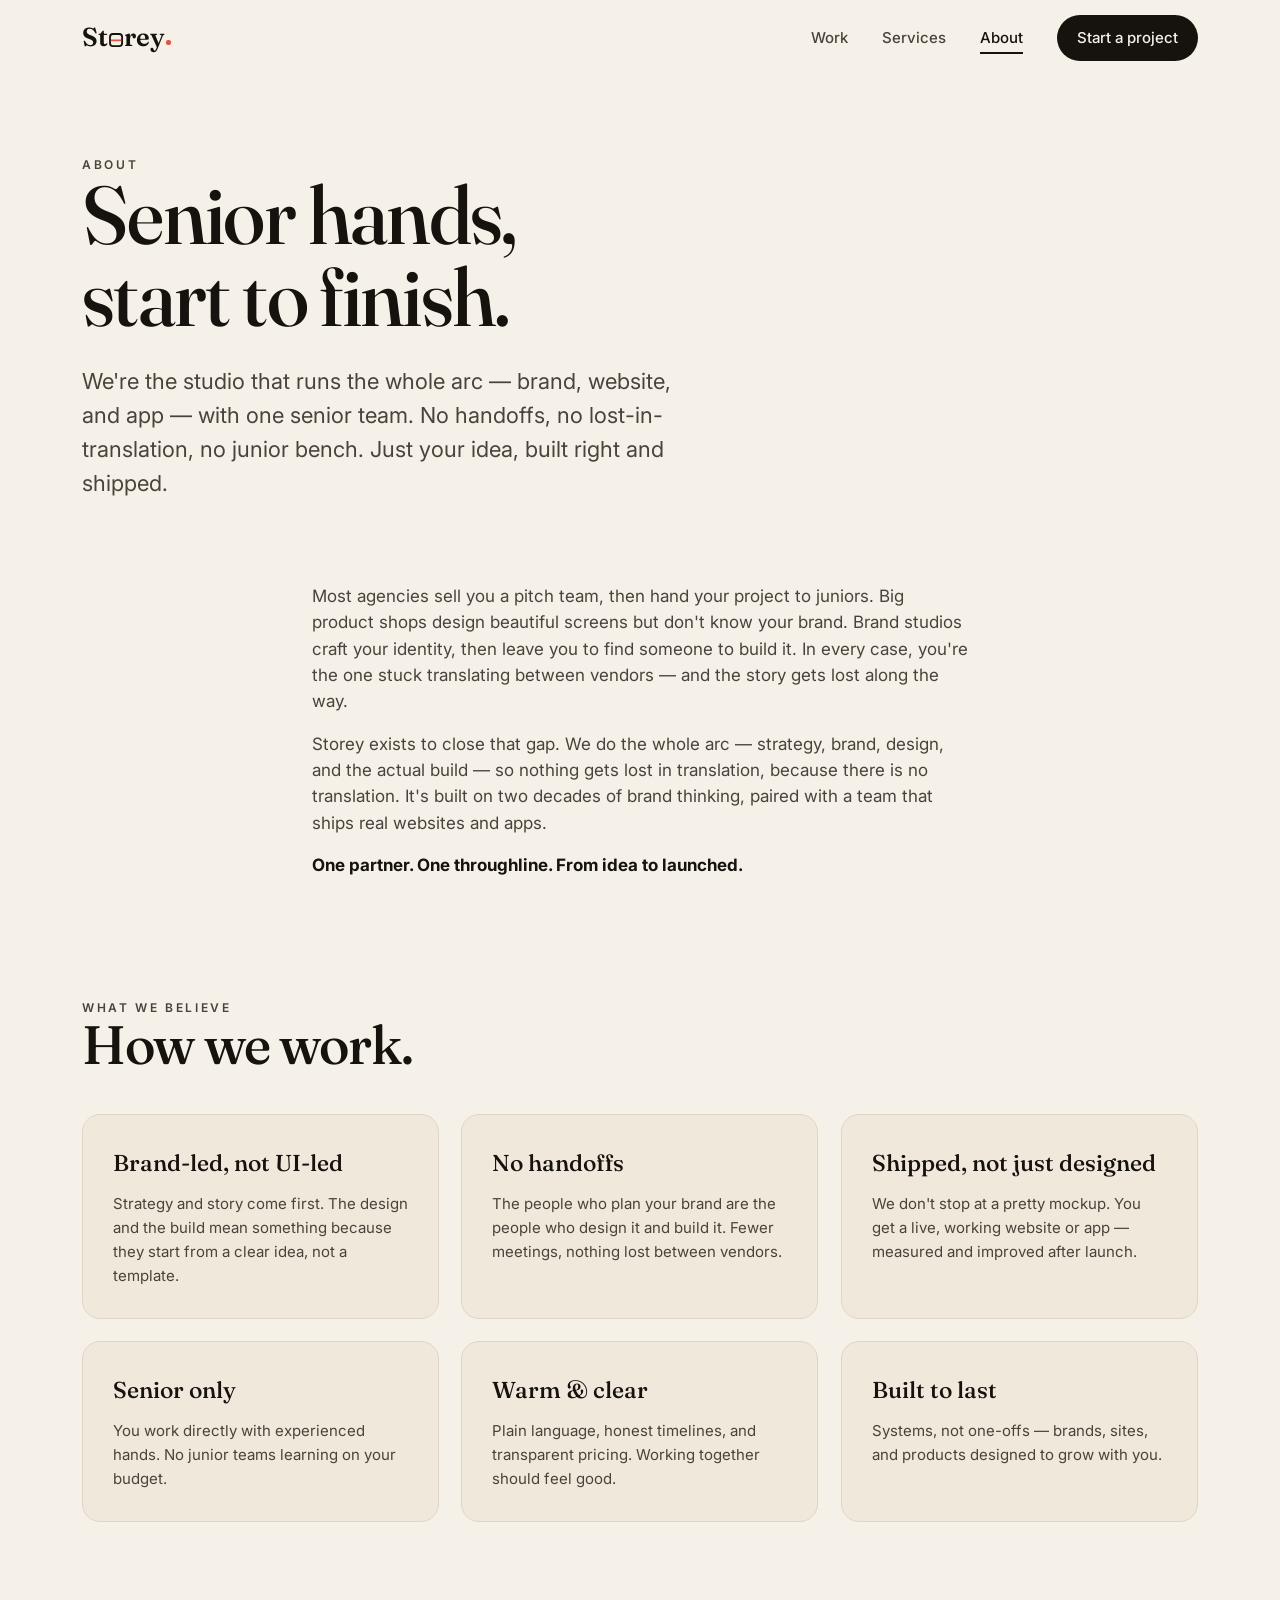
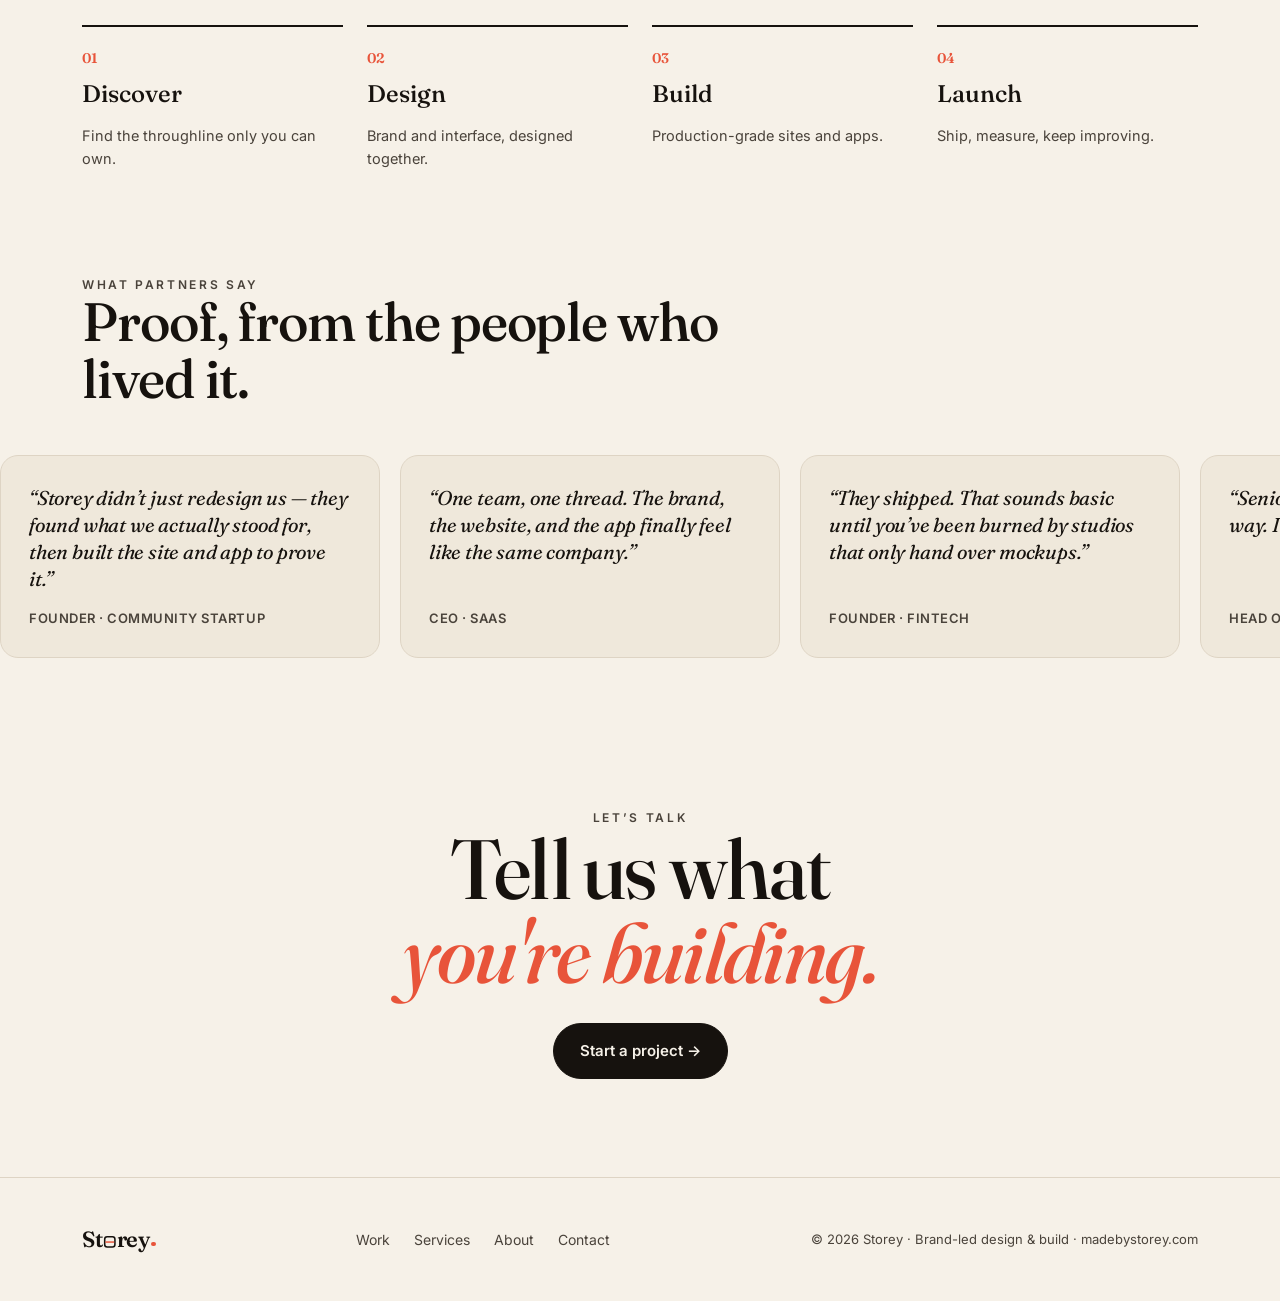
<file: about.html>
<!DOCTYPE html>
<html lang="en">
<head>
<meta charset="UTF-8">
<meta name="viewport" content="width=device-width, initial-scale=1.0">
<title>About — Senior Hands, Start to Finish | Storey</title>
<meta name="description" content="Storey is a brand-led design and build studio. We handle strategy, brand, website, and app with one senior team — no handoffs, backed by two decades of brand experience.">
<meta name="robots" content="index,follow">
<link rel="canonical" href="https://madebystorey.com/about">
<meta property="og:type" content="website">
<meta property="og:site_name" content="Storey">
<meta property="og:title" content="About — Senior Hands, Start to Finish | Storey">
<meta property="og:description" content="A brand-led design and build studio — one senior team from strategy to launch.">
<meta property="og:url" content="https://madebystorey.com/about">
<meta property="og:image" content="https://madebystorey.com/logo/storey-appicon-512.png">
<meta name="twitter:card" content="summary_large_image">
<meta name="twitter:title" content="About — Storey">
<meta name="twitter:description" content="A brand-led design and build studio — one senior team from strategy to launch.">
<meta name="twitter:image" content="https://madebystorey.com/logo/storey-appicon-512.png">
<link rel="preconnect" href="https://fonts.googleapis.com">
<link rel="preconnect" href="https://fonts.gstatic.com" crossorigin>
<link href="https://fonts.googleapis.com/css2?family=Fraunces:opsz,wght@9..144,400;9..144,500;9..144,600;9..144,700&family=Inter:wght@400;500;600&display=swap" rel="stylesheet">
<link rel="stylesheet" href="storey.css">
<link rel="icon" type="image/svg+xml" href="logo/storey-appicon.svg">
<link rel="apple-touch-icon" href="logo/storey-appicon-180.png">
<script type="application/ld+json">
{"@context":"https://schema.org","@type":"AboutPage","name":"About Storey","url":"https://madebystorey.com/about","about":{"@type":"Organization","name":"Storey","url":"https://madebystorey.com"}}
</script>
</head>
<body>
<header id="hdr">
  <div class="wrap nav">
    <a href="/" class="logo">St<svg class="o" viewBox="0 0 28 28" aria-hidden="true"><rect x="3.5" y="3.5" width="21" height="21" rx="5" fill="none" stroke="currentColor" stroke-width="3.2"/><rect x="5" y="13" width="18" height="3" fill="var(--coral)"/></svg>rey<span class="brick"></span></a>
    <nav class="nav-links">
      <a href="/work">Work</a>
      <a href="/services">Services</a>
      <a href="/about" aria-current="page">About</a>
      <a href="/contact" class="nav-cta">Start a project</a>
    </nav>
    <button class="menu-btn" aria-label="Menu">☰</button>
  </div>
</header>

<main>
  <section class="page-hero">
    <div class="wrap">
      <p class="eyebrow reveal">About</p>
      <h1 class="reveal">Senior hands,<br>start to finish.</h1>
      <p class="lede reveal">We're the studio that runs the whole arc — brand, website, and app — with one senior team. No handoffs, no lost-in-translation, no junior bench. Just your idea, built right and shipped.</p>
    </div>
  </section>

  <section>
    <div class="wrap prose reveal" style="max-width:720px">
      <p>Most agencies sell you a pitch team, then hand your project to juniors. Big product shops design beautiful screens but don't know your brand. Brand studios craft your identity, then leave you to find someone to build it. In every case, you're the one stuck translating between vendors — and the story gets lost along the way.</p>
      <p>Storey exists to close that gap. We do the whole arc — strategy, brand, design, and the actual build — so nothing gets lost in translation, because there is no translation. It's built on two decades of brand thinking, paired with a team that ships real websites and apps.</p>
      <p><strong>One partner. One throughline. From idea to launched.</strong></p>
    </div>
  </section>

  <section>
    <div class="wrap">
      <div class="sec-head reveal"><div><p class="eyebrow">What we believe</p><h2 class="big">How we work.</h2></div></div>
      <div class="grid-3">
        <div class="vcard reveal"><h3>Brand-led, not UI-led</h3><p>Strategy and story come first. The design and the build mean something because they start from a clear idea, not a template.</p></div>
        <div class="vcard reveal"><h3>No handoffs</h3><p>The people who plan your brand are the people who design it and build it. Fewer meetings, nothing lost between vendors.</p></div>
        <div class="vcard reveal"><h3>Shipped, not just designed</h3><p>We don't stop at a pretty mockup. You get a live, working website or app — measured and improved after launch.</p></div>
        <div class="vcard reveal"><h3>Senior only</h3><p>You work directly with experienced hands. No junior teams learning on your budget.</p></div>
        <div class="vcard reveal"><h3>Warm &amp; clear</h3><p>Plain language, honest timelines, and transparent pricing. Working together should feel good.</p></div>
        <div class="vcard reveal"><h3>Built to last</h3><p>Systems, not one-offs — brands, sites, and products designed to grow with you.</p></div>
      </div>
    </div>
  </section>

  <section>
    <div class="wrap">
      <div class="steps">
        <div class="step reveal"><div class="no">01</div><h3>Discover</h3><p>Find the throughline only you can own.</p></div>
        <div class="step reveal"><div class="no">02</div><h3>Design</h3><p>Brand and interface, designed together.</p></div>
        <div class="step reveal"><div class="no">03</div><h3>Build</h3><p>Production-grade sites and apps.</p></div>
        <div class="step reveal"><div class="no">04</div><h3>Launch</h3><p>Ship, measure, keep improving.</p></div>
      </div>
    </div>
  </section>

  <section id="voices">
    <div class="wrap">
      <div class="sec-head reveal"><div><p class="eyebrow">What partners say</p><h2 class="big">Proof, from the people who lived it.</h2></div></div>
    </div>
    <div class="mq tmq reveal" data-reveal="fade">
      <div class="mq-track">
        <figure class="tcard"><blockquote>“Storey didn’t just redesign us — they found what we actually stood for, then built the site and app to prove it.”</blockquote><figcaption class="who">Founder · Community startup</figcaption></figure>
        <figure class="tcard"><blockquote>“One team, one thread. The brand, the website, and the app finally feel like the same company.”</blockquote><figcaption class="who">CEO · SaaS</figcaption></figure>
        <figure class="tcard"><blockquote>“They shipped. That sounds basic until you’ve been burned by studios that only hand over mockups.”</blockquote><figcaption class="who">Founder · Fintech</figcaption></figure>
        <figure class="tcard"><blockquote>“Senior people in the room the whole way. It showed in every decision.”</blockquote><figcaption class="who">Head of Product</figcaption></figure>
        <figure class="tcard"><blockquote>“Conversion doubled — but the real win is a brand our own team is proud of.”</blockquote><figcaption class="who">Marketing Director · Retail</figcaption></figure>
        <figure class="tcard" aria-hidden="true"><blockquote>“Storey didn’t just redesign us — they found what we actually stood for, then built the site and app to prove it.”</blockquote><figcaption class="who">Founder · Community startup</figcaption></figure>
        <figure class="tcard" aria-hidden="true"><blockquote>“One team, one thread. The brand, the website, and the app finally feel like the same company.”</blockquote><figcaption class="who">CEO · SaaS</figcaption></figure>
        <figure class="tcard" aria-hidden="true"><blockquote>“They shipped. That sounds basic until you’ve been burned by studios that only hand over mockups.”</blockquote><figcaption class="who">Founder · Fintech</figcaption></figure>
        <figure class="tcard" aria-hidden="true"><blockquote>“Senior people in the room the whole way. It showed in every decision.”</blockquote><figcaption class="who">Head of Product</figcaption></figure>
        <figure class="tcard" aria-hidden="true"><blockquote>“Conversion doubled — but the real win is a brand our own team is proud of.”</blockquote><figcaption class="who">Marketing Director · Retail</figcaption></figure>
      </div>
    </div>
  </section>

  <section class="cta">
    <div class="wrap">
      <p class="eyebrow reveal">Let’s talk</p>
      <h2 class="reveal">Tell us what<br><em>you're building.</em></h2>
      <div class="reveal"><a href="/contact" class="btn btn-primary">Start a project →</a></div>
    </div>
  </section>
</main>

<footer>
  <div class="wrap foot">
    <a href="/" class="logo">St<svg class="o" viewBox="0 0 28 28" aria-hidden="true"><rect x="3.5" y="3.5" width="21" height="21" rx="5" fill="none" stroke="currentColor" stroke-width="3.2"/><rect x="5" y="13" width="18" height="3" fill="var(--coral)"/></svg>rey<span class="brick"></span></a>
    <div class="foot-links"><a href="/work">Work</a><a href="/services">Services</a><a href="/about">About</a><a href="/contact">Contact</a></div>
    <small>© 2026 Storey · Brand-led design &amp; build · madebystorey.com</small>
  </div>
</footer>
<script src="storey.js"></script>
</body>
</html>
</file>
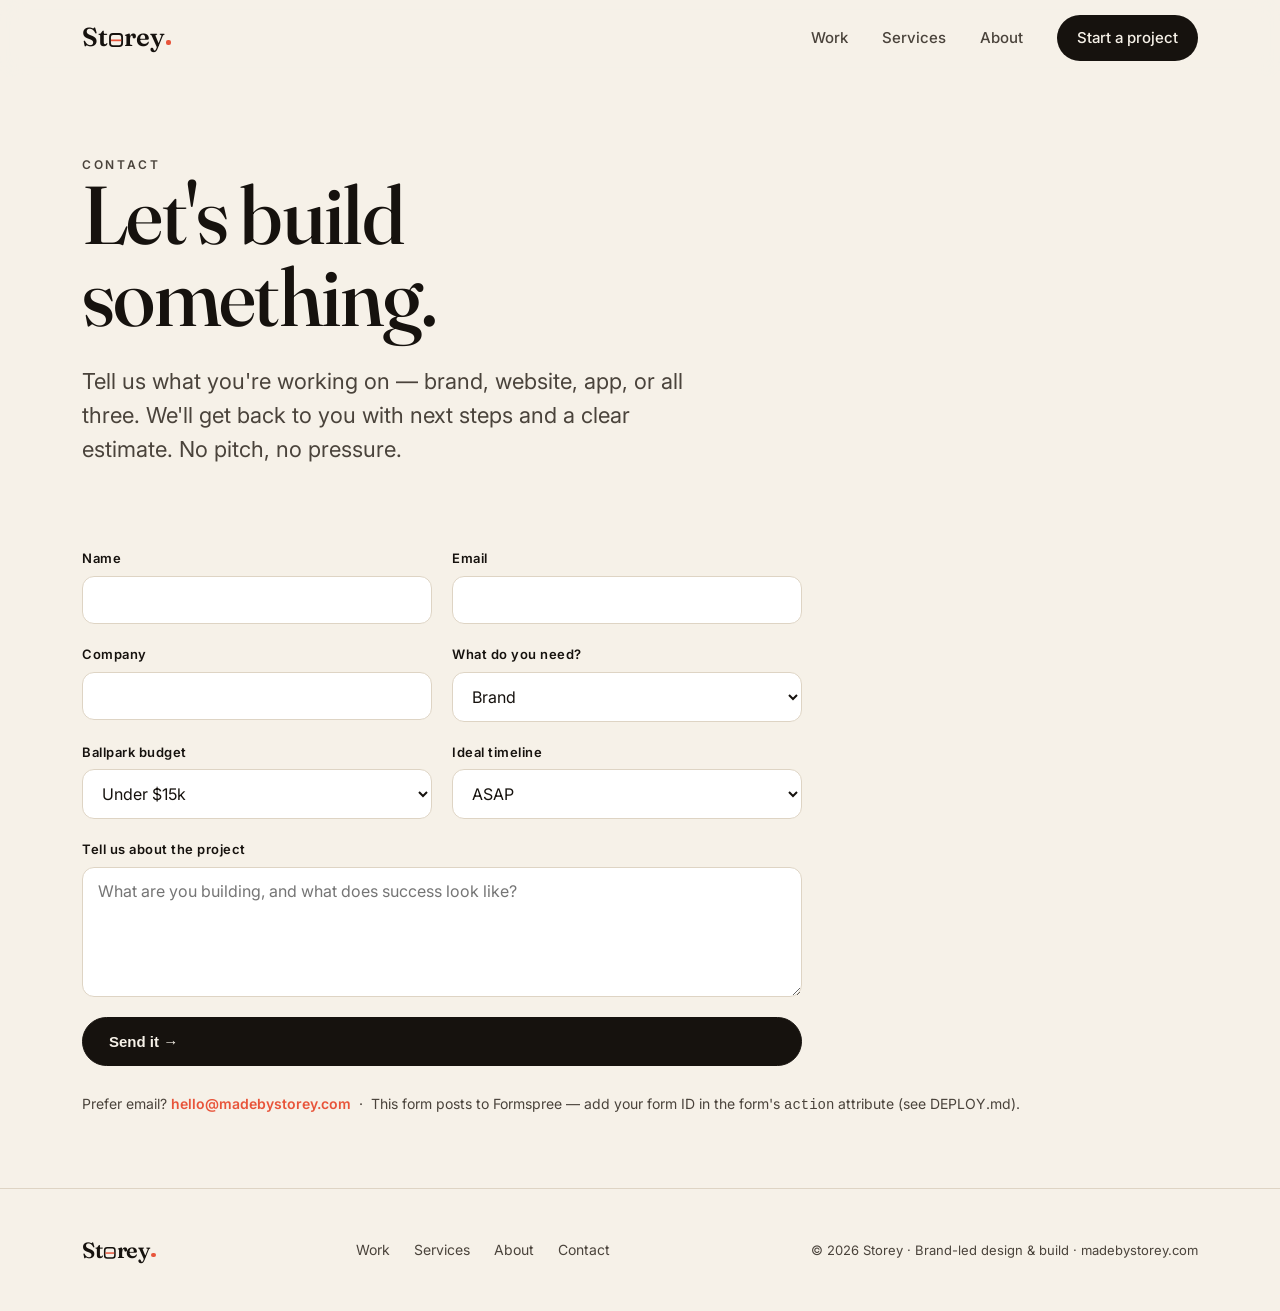
<file: contact.html>
<!DOCTYPE html>
<html lang="en">
<head>
<meta charset="UTF-8">
<meta name="viewport" content="width=device-width, initial-scale=1.0">
<title>Contact — Start a Project | Storey</title>
<meta name="description" content="Start a brand, website, or app project with Storey. Tell us what you're building and we'll get back to you with next steps and a clear estimate.">
<meta name="robots" content="index,follow">
<link rel="canonical" href="https://madebystorey.com/contact">
<meta property="og:type" content="website">
<meta property="og:site_name" content="Storey">
<meta property="og:title" content="Contact — Start a Project | Storey">
<meta property="og:description" content="Tell us what you're building — brand, website, or app. We'll reply with next steps and a clear estimate.">
<meta property="og:url" content="https://madebystorey.com/contact">
<meta property="og:image" content="https://madebystorey.com/logo/storey-appicon-512.png">
<meta name="twitter:card" content="summary_large_image">
<meta name="twitter:title" content="Contact — Storey">
<meta name="twitter:description" content="Start a brand, website, or app project with Storey.">
<meta name="twitter:image" content="https://madebystorey.com/logo/storey-appicon-512.png">
<link rel="preconnect" href="https://fonts.googleapis.com">
<link rel="preconnect" href="https://fonts.gstatic.com" crossorigin>
<link href="https://fonts.googleapis.com/css2?family=Fraunces:opsz,wght@9..144,400;9..144,500;9..144,600;9..144,700&family=Inter:wght@400;500;600&display=swap" rel="stylesheet">
<link rel="stylesheet" href="storey.css">
<link rel="icon" type="image/svg+xml" href="logo/storey-appicon.svg">
<link rel="apple-touch-icon" href="logo/storey-appicon-180.png">
<script type="application/ld+json">
{"@context":"https://schema.org","@type":"ContactPage","name":"Contact Storey","url":"https://madebystorey.com/contact"}
</script>
</head>
<body>
<header id="hdr">
  <div class="wrap nav">
    <a href="/" class="logo">St<svg class="o" viewBox="0 0 28 28" aria-hidden="true"><rect x="3.5" y="3.5" width="21" height="21" rx="5" fill="none" stroke="currentColor" stroke-width="3.2"/><rect x="5" y="13" width="18" height="3" fill="var(--coral)"/></svg>rey<span class="brick"></span></a>
    <nav class="nav-links">
      <a href="/work">Work</a>
      <a href="/services">Services</a>
      <a href="/about">About</a>
      <a href="/contact" class="nav-cta" aria-current="page">Start a project</a>
    </nav>
    <button class="menu-btn" aria-label="Menu">☰</button>
  </div>
</header>

<main>
  <section class="page-hero">
    <div class="wrap">
      <p class="eyebrow reveal">Contact</p>
      <h1 class="reveal">Let's build<br>something.</h1>
      <p class="lede reveal">Tell us what you're working on — brand, website, app, or all three. We'll get back to you with next steps and a clear estimate. No pitch, no pressure.</p>
    </div>
  </section>

  <section>
    <div class="wrap">
      <form class="form reveal" action="https://formspree.io/f/YOUR_FORM_ID" method="POST">
        <input type="hidden" name="_subject" value="New project inquiry - Storey">
        <div class="field"><label for="name">Name</label><input id="name" name="name" type="text" required></div>
        <div class="field"><label for="email">Email</label><input id="email" name="email" type="email" required></div>
        <div class="field"><label for="company">Company</label><input id="company" name="company" type="text"></div>
        <div class="field"><label for="type">What do you need?</label>
          <select id="type" name="type">
            <option>Brand</option><option>Website</option><option>App</option>
            <option>Brand + Website</option><option>The whole arc (brand + site + app)</option><option>Not sure yet</option>
          </select>
        </div>
        <div class="field"><label for="budget">Ballpark budget</label>
          <select id="budget" name="budget">
            <option>Under $15k</option><option>$15k–$35k</option><option>$35k–$75k</option><option>$75k+</option><option>Not sure yet</option>
          </select>
        </div>
        <div class="field"><label for="timeline">Ideal timeline</label>
          <select id="timeline" name="timeline">
            <option>ASAP</option><option>1–3 months</option><option>3–6 months</option><option>Just exploring</option>
          </select>
        </div>
        <div class="field full"><label for="msg">Tell us about the project</label><textarea id="msg" name="msg" placeholder="What are you building, and what does success look like?"></textarea></div>
        <div class="field full"><button type="submit" class="btn btn-primary">Send it →</button></div>
      </form>
      <p class="reveal" style="margin-top:26px;color:var(--ink-soft);font-size:14px">Prefer email? <a href="mailto:hello@madebystorey.com" style="color:var(--coral);font-weight:600">hello@madebystorey.com</a> &nbsp;·&nbsp; This form posts to Formspree — add your form ID in the form's <code>action</code> attribute (see DEPLOY.md).</p>
    </div>
  </section>
</main>

<footer>
  <div class="wrap foot">
    <a href="/" class="logo">St<svg class="o" viewBox="0 0 28 28" aria-hidden="true"><rect x="3.5" y="3.5" width="21" height="21" rx="5" fill="none" stroke="currentColor" stroke-width="3.2"/><rect x="5" y="13" width="18" height="3" fill="var(--coral)"/></svg>rey<span class="brick"></span></a>
    <div class="foot-links"><a href="/work">Work</a><a href="/services">Services</a><a href="/about">About</a><a href="/contact">Contact</a></div>
    <small>© 2026 Storey · Brand-led design &amp; build · madebystorey.com</small>
  </div>
</footer>
<script src="storey.js"></script>
</body>
</html>
</file>
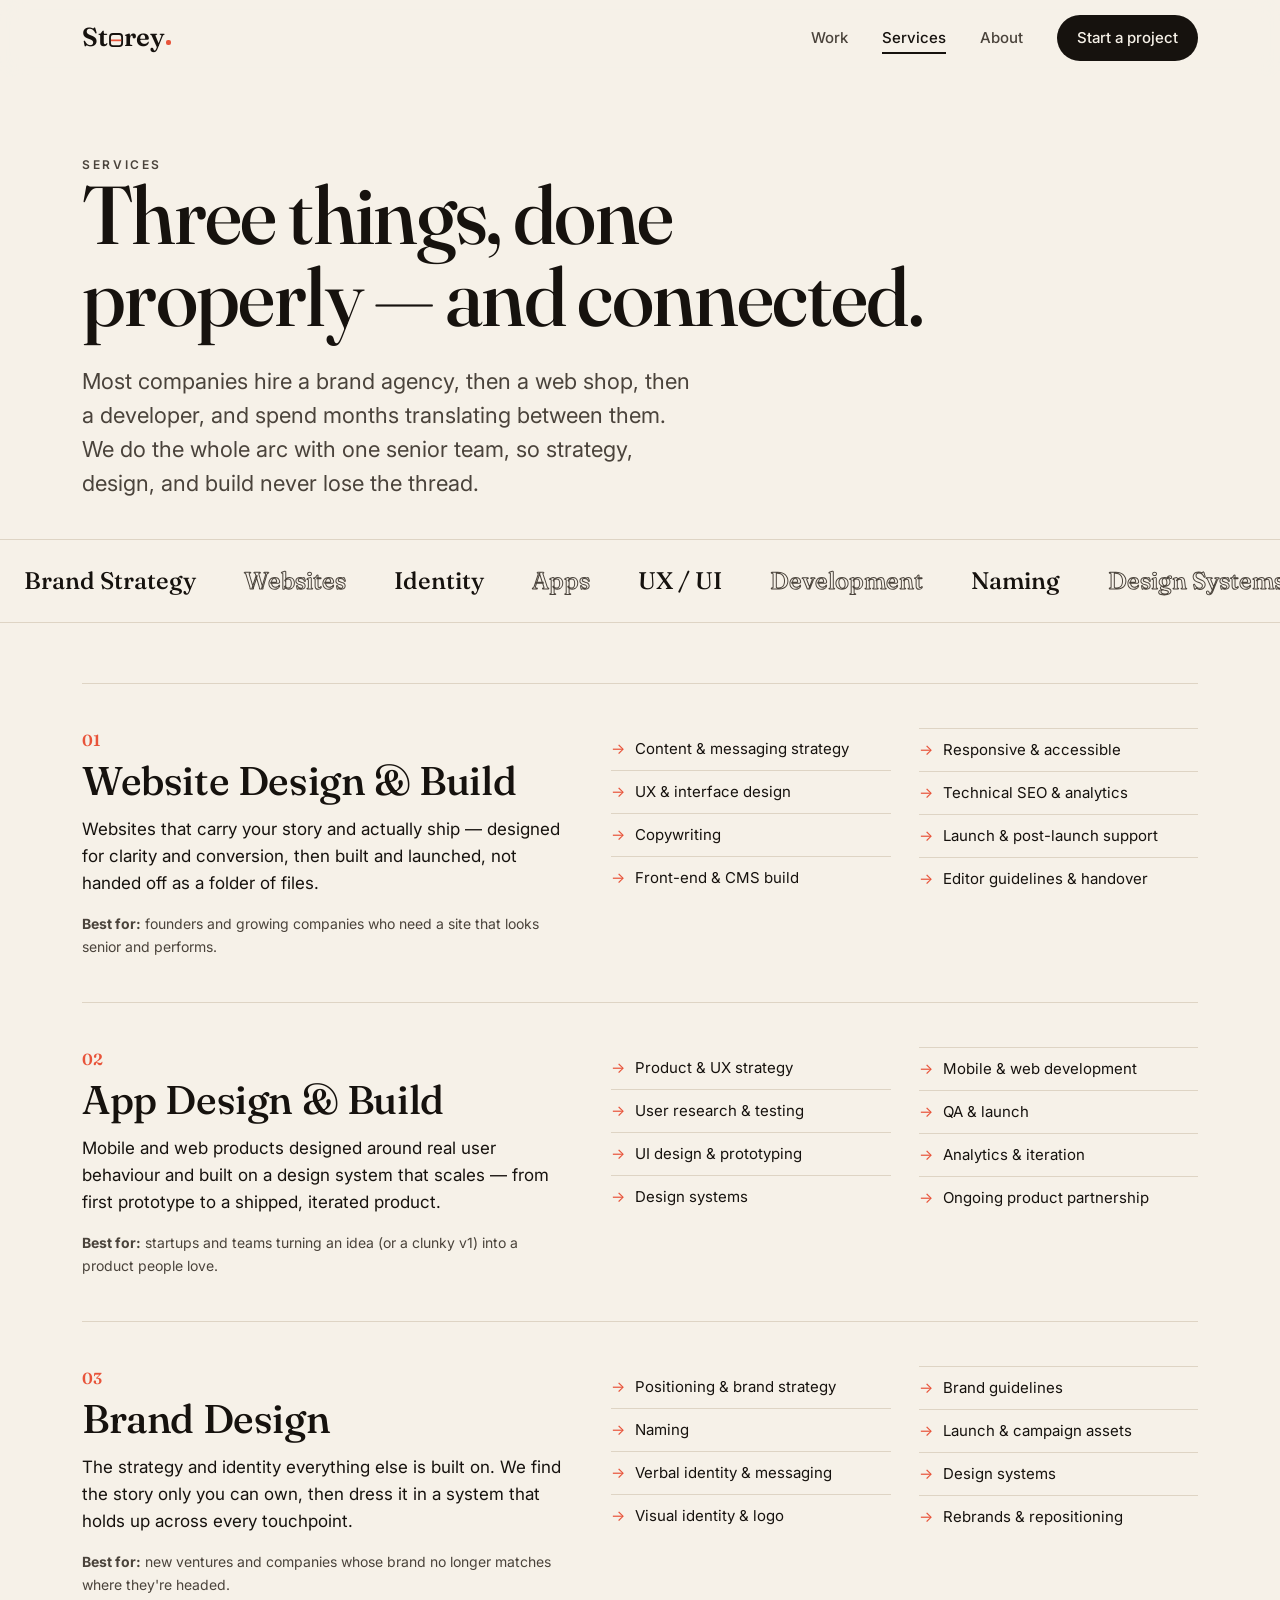
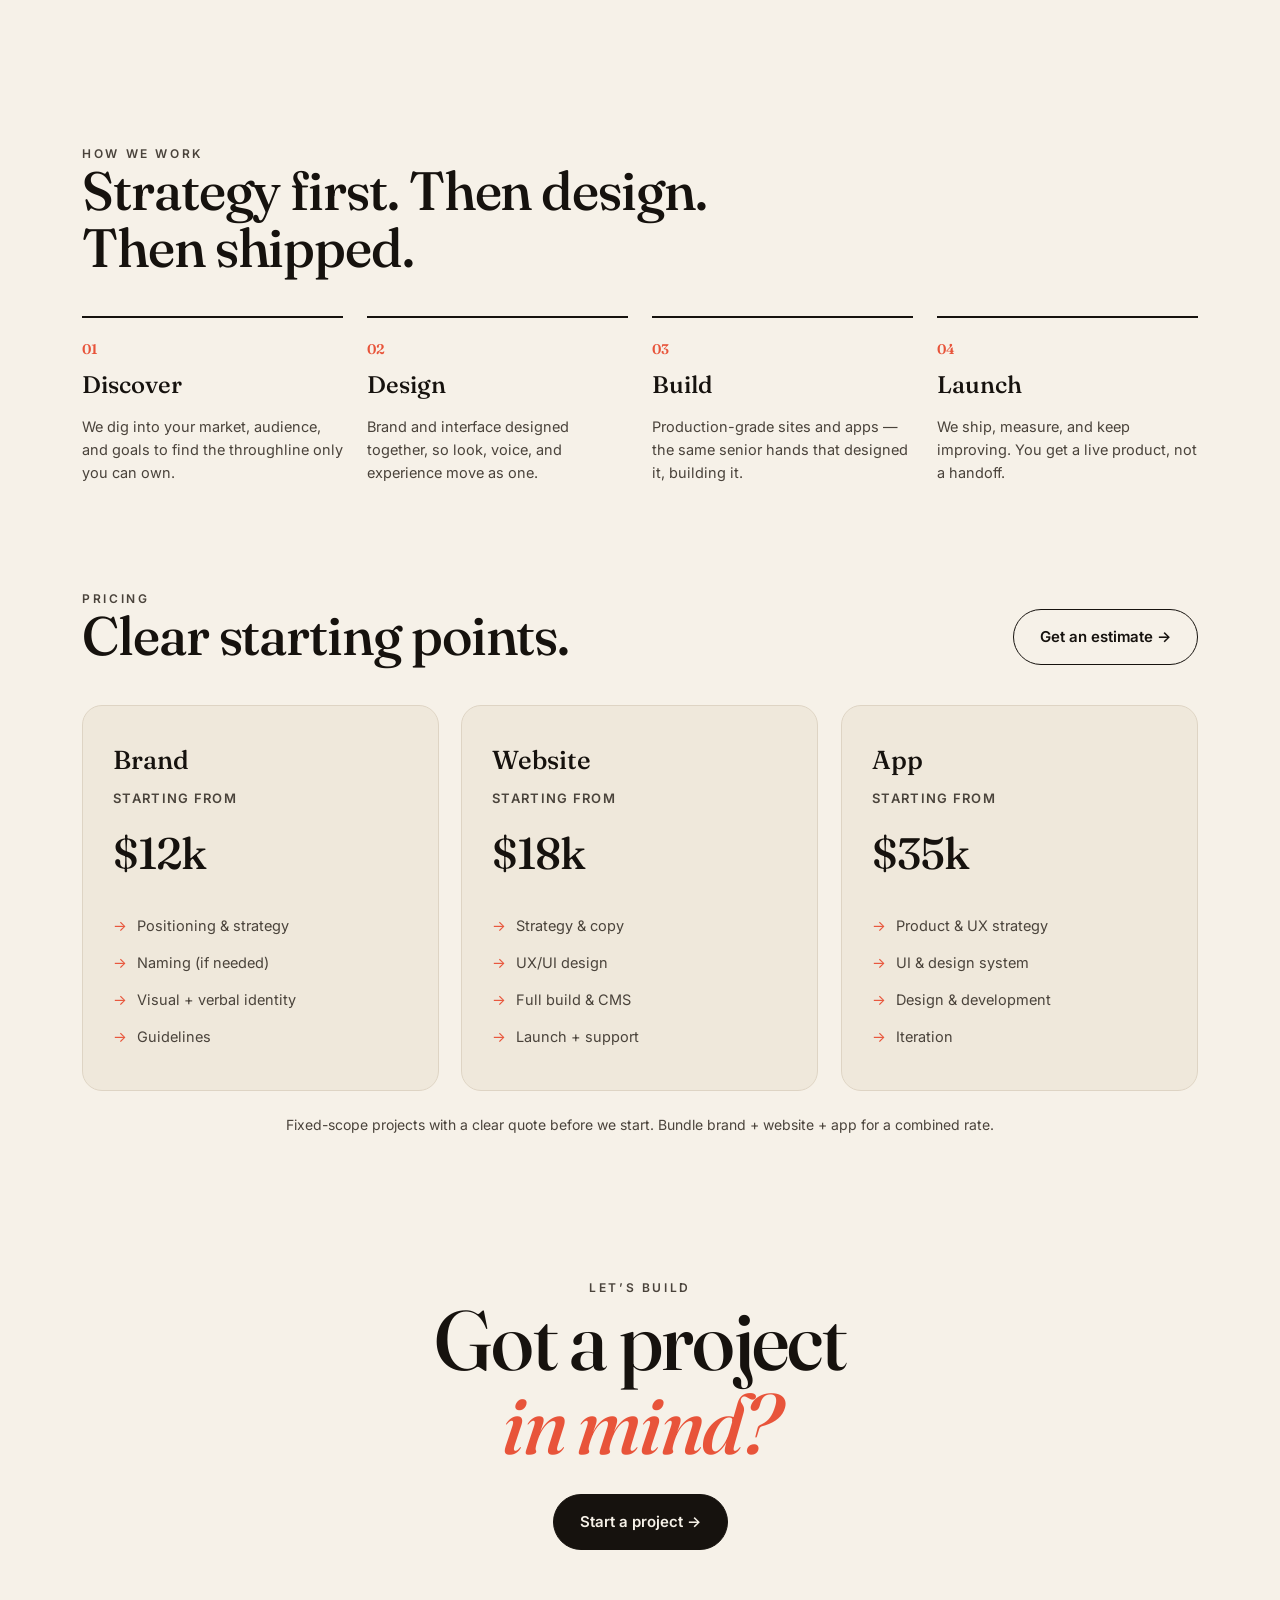
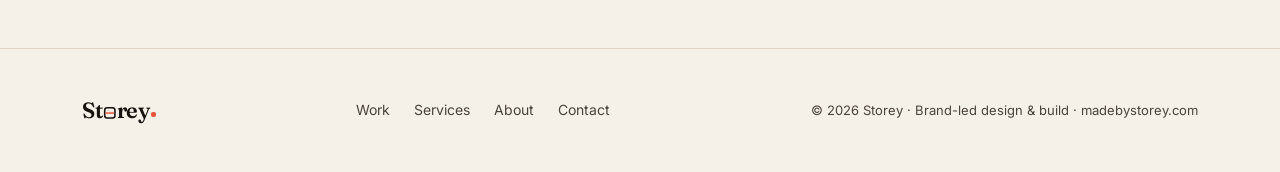
<file: services.html>
<!DOCTYPE html>
<html lang="en">
<head>
<meta charset="UTF-8">
<meta name="viewport" content="width=device-width, initial-scale=1.0">
<title>Services — Brand, Website &amp; App Design and Build | Storey</title>
<meta name="description" content="Storey designs and builds brands, websites, and apps under one roof. Strategy-led identity, web design and development, and product design — one senior team, start to launch.">
<meta name="robots" content="index,follow">
<link rel="canonical" href="https://madebystorey.com/services">
<meta property="og:type" content="website">
<meta property="og:site_name" content="Storey">
<meta property="og:title" content="Services — Brand, Website &amp; App Design and Build | Storey">
<meta property="og:description" content="Strategy-led brand, website, and app design and build — one senior team, from strategy to launch.">
<meta property="og:url" content="https://madebystorey.com/services">
<meta property="og:image" content="https://madebystorey.com/logo/storey-appicon-512.png">
<meta name="twitter:card" content="summary_large_image">
<meta name="twitter:title" content="Services — Storey">
<meta name="twitter:description" content="Brand, website, and app design and build — one senior team, from strategy to launch.">
<meta name="twitter:image" content="https://madebystorey.com/logo/storey-appicon-512.png">
<link rel="preconnect" href="https://fonts.googleapis.com">
<link rel="preconnect" href="https://fonts.gstatic.com" crossorigin>
<link href="https://fonts.googleapis.com/css2?family=Fraunces:opsz,wght@9..144,400;9..144,500;9..144,600;9..144,700&family=Inter:wght@400;500;600&display=swap" rel="stylesheet">
<link rel="stylesheet" href="storey.css">
<link rel="icon" type="image/svg+xml" href="logo/storey-appicon.svg">
<link rel="apple-touch-icon" href="logo/storey-appicon-180.png">
<script type="application/ld+json">
{"@context":"https://schema.org","@type":"BreadcrumbList","itemListElement":[
{"@type":"ListItem","position":1,"name":"Home","item":"https://madebystorey.com/"},
{"@type":"ListItem","position":2,"name":"Services","item":"https://madebystorey.com/services"}]}
</script>
<script type="application/ld+json">
{"@context":"https://schema.org","@type":"ProfessionalService","name":"Storey","url":"https://madebystorey.com","description":"Brand-led design and build studio offering brand, website, and app design and development.","makesOffer":[
{"@type":"Offer","itemOffered":{"@type":"Service","name":"Website Design & Build"}},
{"@type":"Offer","itemOffered":{"@type":"Service","name":"App Design & Build"}},
{"@type":"Offer","itemOffered":{"@type":"Service","name":"Brand Design"}}]}
</script>
</head>
<body>
<header id="hdr">
  <div class="wrap nav">
    <a href="/" class="logo">St<svg class="o" viewBox="0 0 28 28" aria-hidden="true"><rect x="3.5" y="3.5" width="21" height="21" rx="5" fill="none" stroke="currentColor" stroke-width="3.2"/><rect x="5" y="13" width="18" height="3" fill="var(--coral)"/></svg>rey<span class="brick"></span></a>
    <nav class="nav-links">
      <a href="/work">Work</a>
      <a href="/services" aria-current="page">Services</a>
      <a href="/about">About</a>
      <a href="/contact" class="nav-cta">Start a project</a>
    </nav>
    <button class="menu-btn" aria-label="Menu">☰</button>
  </div>
</header>

<main>
  <section class="page-hero">
    <div class="wrap">
      <p class="eyebrow reveal">Services</p>
      <h1 class="reveal">Three things, done<br>properly — and connected.</h1>
      <p class="lede reveal">Most companies hire a brand agency, then a web shop, then a developer, and spend months translating between them. We do the whole arc with one senior team, so strategy, design, and build never lose the thread.</p>
    </div>
  </section>

  <div class="mq band reveal" data-reveal="fade" aria-hidden="true">
    <div class="mq-track">
      <span>Brand Strategy</span><span class="o">Websites</span><span>Identity</span><span class="o">Apps</span><span>UX / UI</span><span class="o">Development</span><span>Naming</span><span class="o">Design Systems</span>
      <span>Brand Strategy</span><span class="o">Websites</span><span>Identity</span><span class="o">Apps</span><span>UX / UI</span><span class="o">Development</span><span>Naming</span><span class="o">Design Systems</span>
    </div>
  </div>

  <section>
    <div class="wrap">
      <article class="svc-detail reveal">
        <div>
          <div class="no">01</div>
          <h2>Website Design &amp; Build</h2>
          <p class="prose">Websites that carry your story and actually ship — designed for clarity and conversion, then built and launched, not handed off as a folder of files.</p>
          <p class="who"><strong>Best for:</strong> founders and growing companies who need a site that looks senior and performs.</p>
        </div>
        <ul class="checks">
          <li>Content &amp; messaging strategy</li>
          <li>UX &amp; interface design</li>
          <li>Copywriting</li>
          <li>Front-end &amp; CMS build</li>
          <li>Responsive &amp; accessible</li>
          <li>Technical SEO &amp; analytics</li>
          <li>Launch &amp; post-launch support</li>
          <li>Editor guidelines &amp; handover</li>
        </ul>
      </article>

      <article class="svc-detail reveal">
        <div>
          <div class="no">02</div>
          <h2>App Design &amp; Build</h2>
          <p class="prose">Mobile and web products designed around real user behaviour and built on a design system that scales — from first prototype to a shipped, iterated product.</p>
          <p class="who"><strong>Best for:</strong> startups and teams turning an idea (or a clunky v1) into a product people love.</p>
        </div>
        <ul class="checks">
          <li>Product &amp; UX strategy</li>
          <li>User research &amp; testing</li>
          <li>UI design &amp; prototyping</li>
          <li>Design systems</li>
          <li>Mobile &amp; web development</li>
          <li>QA &amp; launch</li>
          <li>Analytics &amp; iteration</li>
          <li>Ongoing product partnership</li>
        </ul>
      </article>

      <article class="svc-detail reveal">
        <div>
          <div class="no">03</div>
          <h2>Brand Design</h2>
          <p class="prose">The strategy and identity everything else is built on. We find the story only you can own, then dress it in a system that holds up across every touchpoint.</p>
          <p class="who"><strong>Best for:</strong> new ventures and companies whose brand no longer matches where they're headed.</p>
        </div>
        <ul class="checks">
          <li>Positioning &amp; brand strategy</li>
          <li>Naming</li>
          <li>Verbal identity &amp; messaging</li>
          <li>Visual identity &amp; logo</li>
          <li>Brand guidelines</li>
          <li>Launch &amp; campaign assets</li>
          <li>Design systems</li>
          <li>Rebrands &amp; repositioning</li>
        </ul>
      </article>
    </div>
  </section>

  <section>
    <div class="wrap">
      <div class="sec-head reveal">
        <div>
          <p class="eyebrow">How we work</p>
          <h2 class="big">Strategy first. Then design. Then shipped.</h2>
        </div>
      </div>
      <div class="steps">
        <div class="step reveal"><div class="no">01</div><h3>Discover</h3><p>We dig into your market, audience, and goals to find the throughline only you can own.</p></div>
        <div class="step reveal"><div class="no">02</div><h3>Design</h3><p>Brand and interface designed together, so look, voice, and experience move as one.</p></div>
        <div class="step reveal"><div class="no">03</div><h3>Build</h3><p>Production-grade sites and apps — the same senior hands that designed it, building it.</p></div>
        <div class="step reveal"><div class="no">04</div><h3>Launch</h3><p>We ship, measure, and keep improving. You get a live product, not a handoff.</p></div>
      </div>
    </div>
  </section>

  <section>
    <div class="wrap">
      <div class="sec-head reveal">
        <div><p class="eyebrow">Pricing</p><h2 class="big">Clear starting points.</h2></div>
        <a href="/contact" class="btn btn-ghost">Get an estimate →</a>
      </div>
      <div class="price-grid">
        <div class="price reveal"><h3>Brand</h3><div class="from">Starting from</div><div class="amt">$12k</div><ul><li>Positioning &amp; strategy</li><li>Naming (if needed)</li><li>Visual + verbal identity</li><li>Guidelines</li></ul></div>
        <div class="price reveal"><h3>Website</h3><div class="from">Starting from</div><div class="amt">$18k</div><ul><li>Strategy &amp; copy</li><li>UX/UI design</li><li>Full build &amp; CMS</li><li>Launch + support</li></ul></div>
        <div class="price reveal"><h3>App</h3><div class="from">Starting from</div><div class="amt">$35k</div><ul><li>Product &amp; UX strategy</li><li>UI &amp; design system</li><li>Design &amp; development</li><li>Iteration</li></ul></div>
      </div>
      <p class="center reveal" style="margin-top:24px;color:var(--ink-soft);font-size:14px">Fixed-scope projects with a clear quote before we start. Bundle brand + website + app for a combined rate.</p>
    </div>
  </section>

  <section class="cta">
    <div class="wrap">
      <p class="eyebrow reveal">Let’s build</p>
      <h2 class="reveal">Got a project<br><em>in mind?</em></h2>
      <div class="reveal"><a href="/contact" class="btn btn-primary">Start a project →</a></div>
    </div>
  </section>
</main>

<footer>
  <div class="wrap foot">
    <a href="/" class="logo">St<svg class="o" viewBox="0 0 28 28" aria-hidden="true"><rect x="3.5" y="3.5" width="21" height="21" rx="5" fill="none" stroke="currentColor" stroke-width="3.2"/><rect x="5" y="13" width="18" height="3" fill="var(--coral)"/></svg>rey<span class="brick"></span></a>
    <div class="foot-links"><a href="/work">Work</a><a href="/services">Services</a><a href="/about">About</a><a href="/contact">Contact</a></div>
    <small>© 2026 Storey · Brand-led design &amp; build · madebystorey.com</small>
  </div>
</footer>
<script src="storey.js"></script>
</body>
</html>
</file>
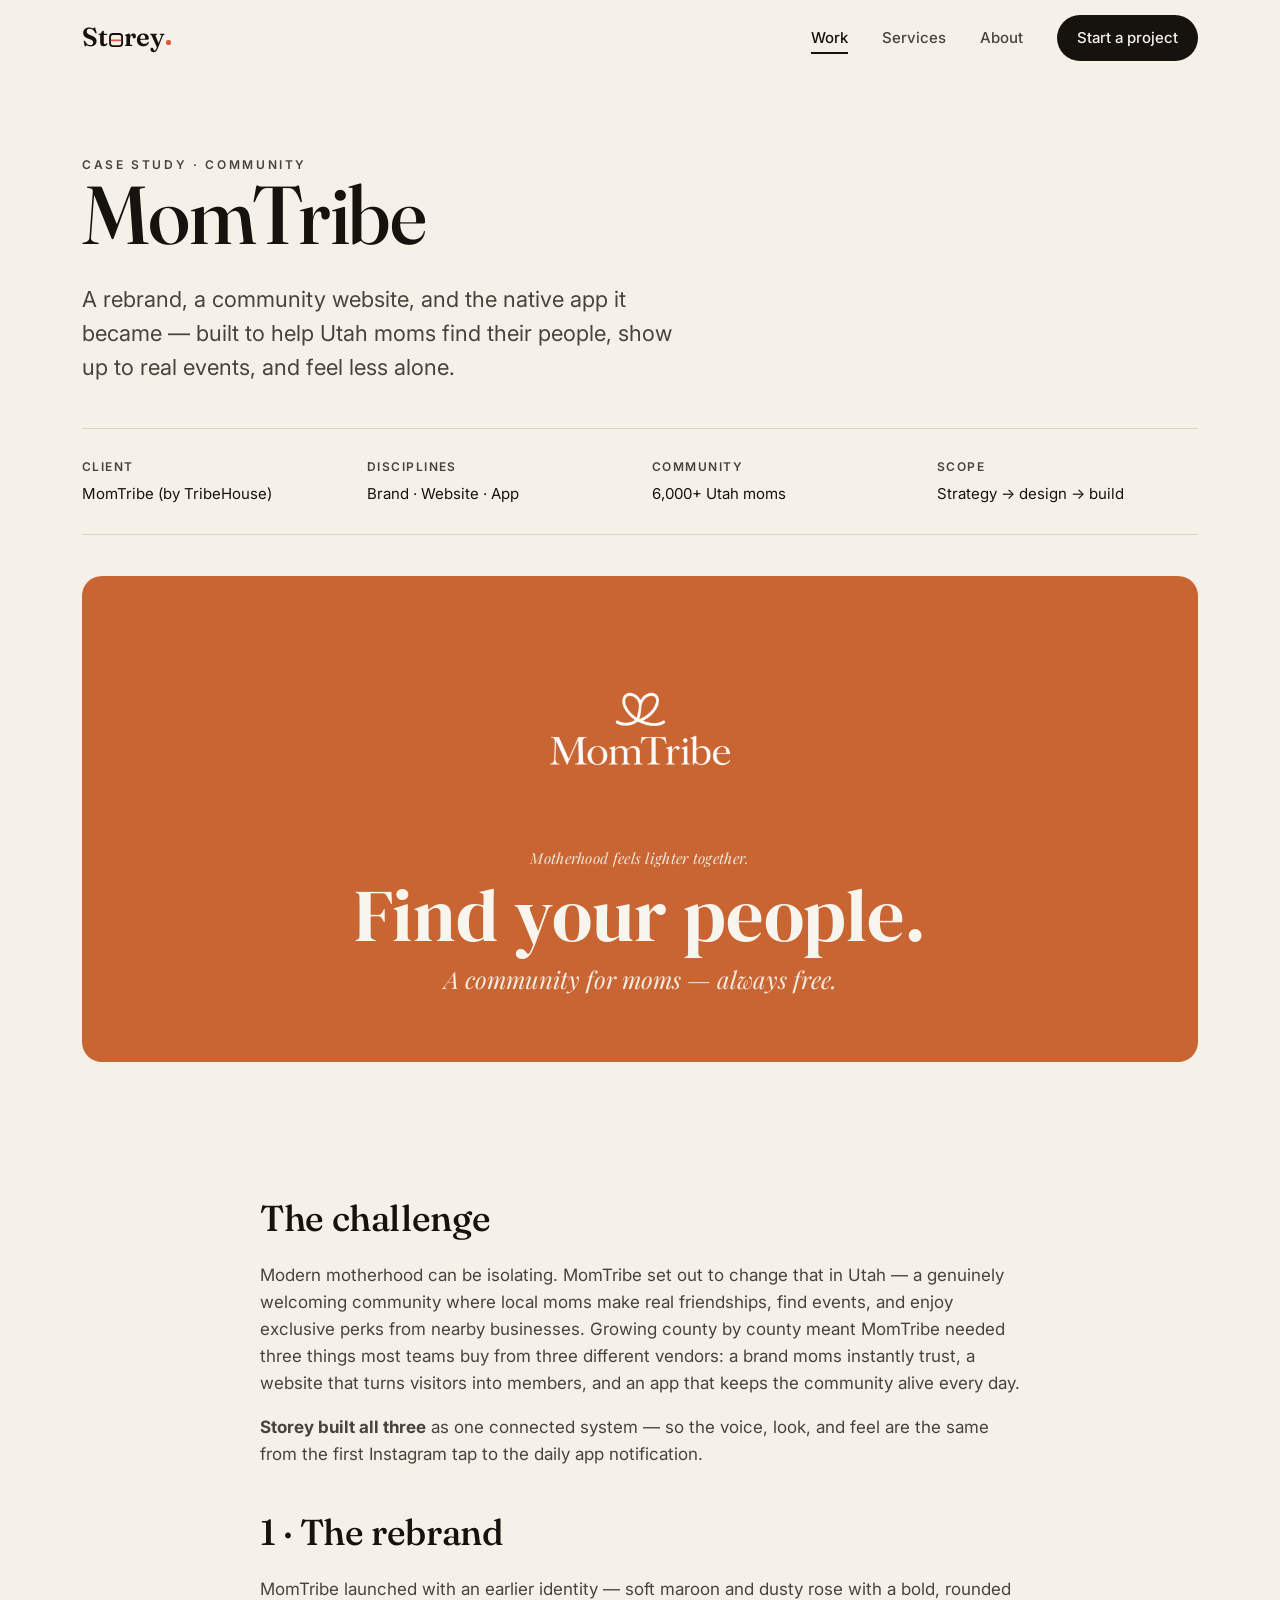
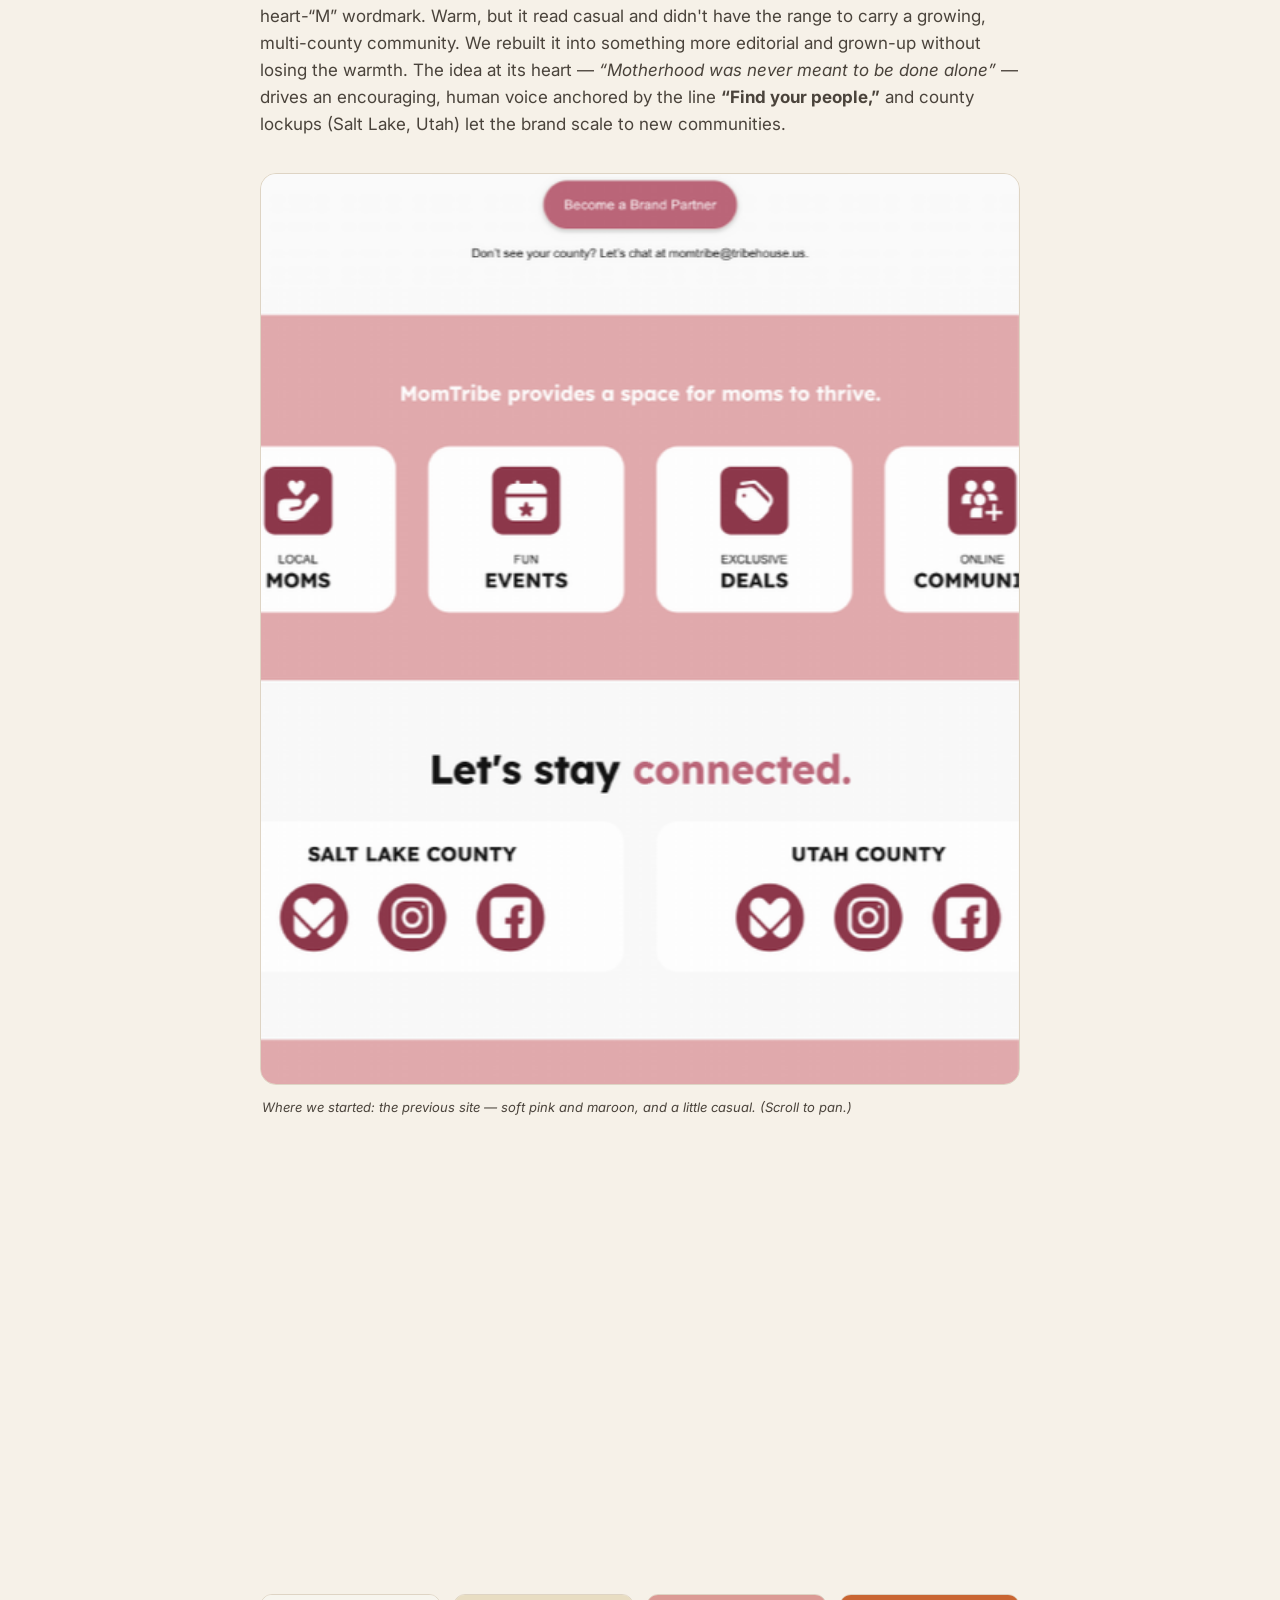
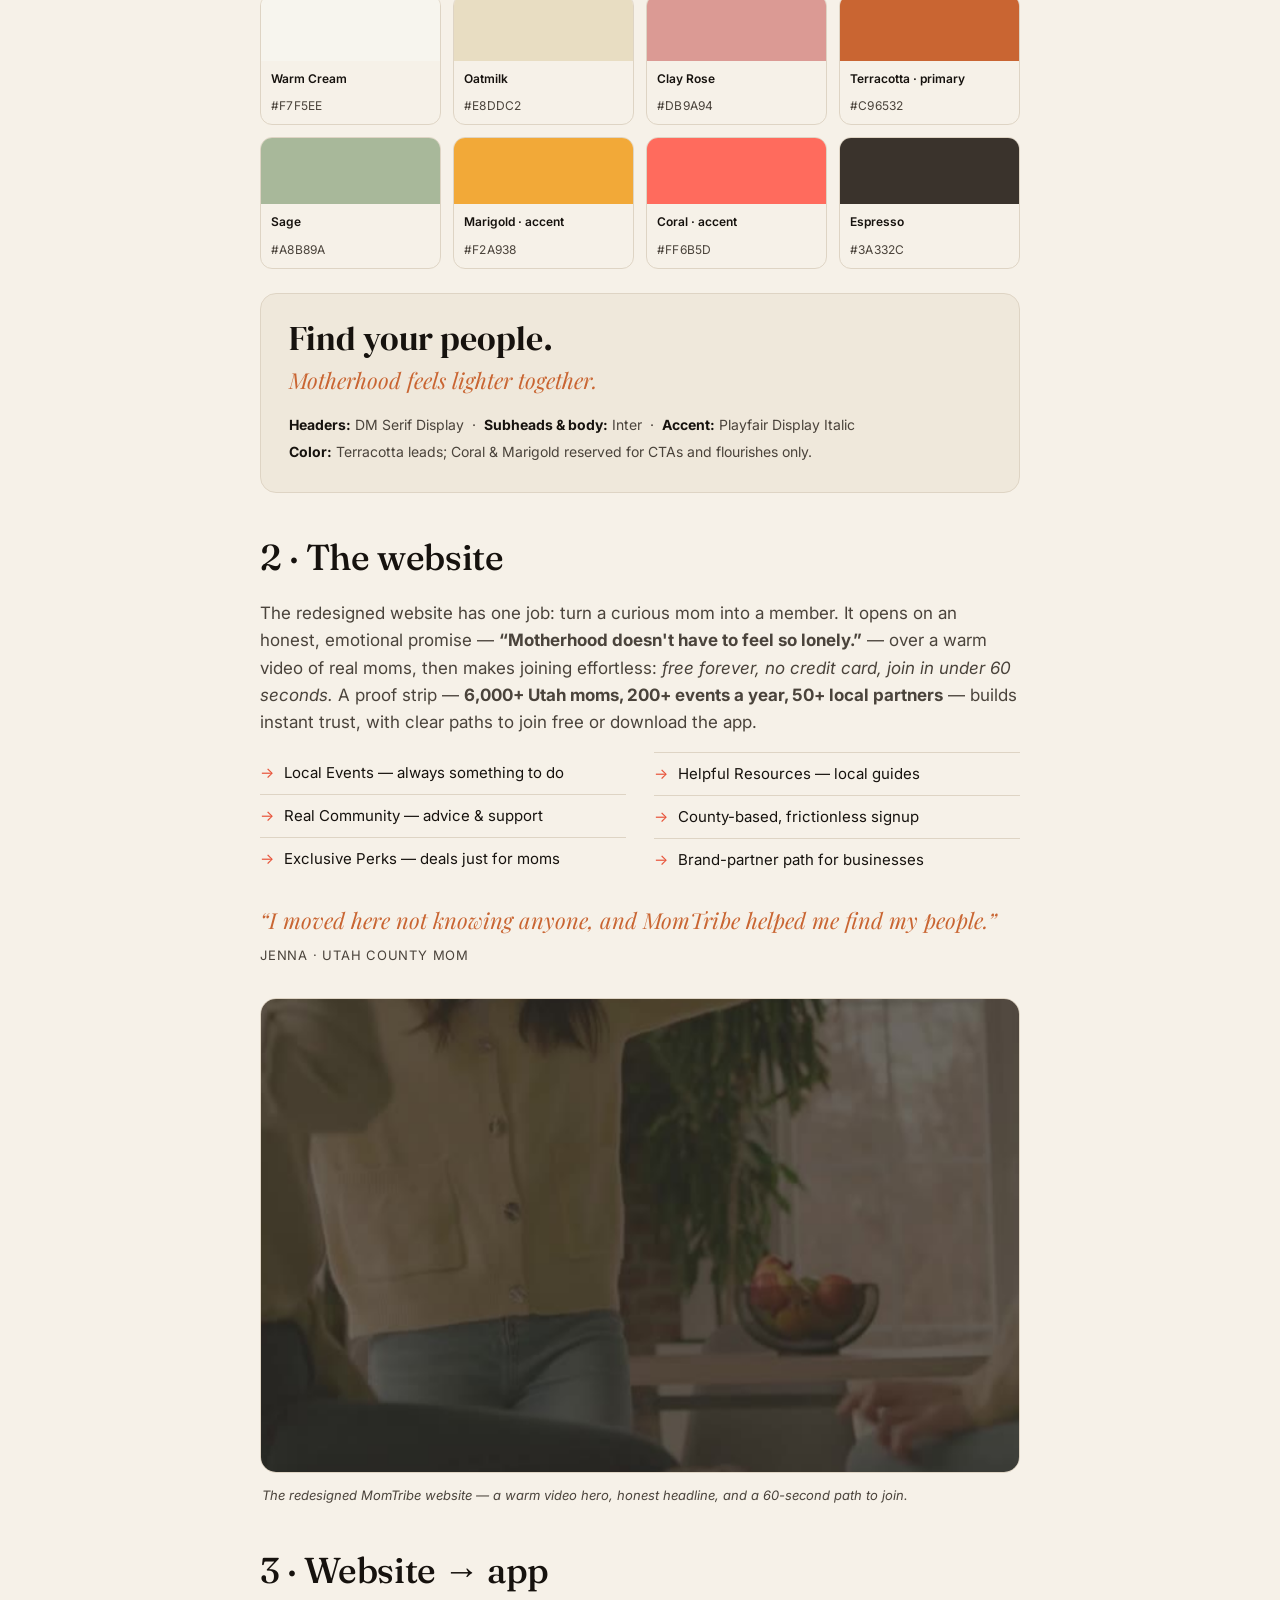
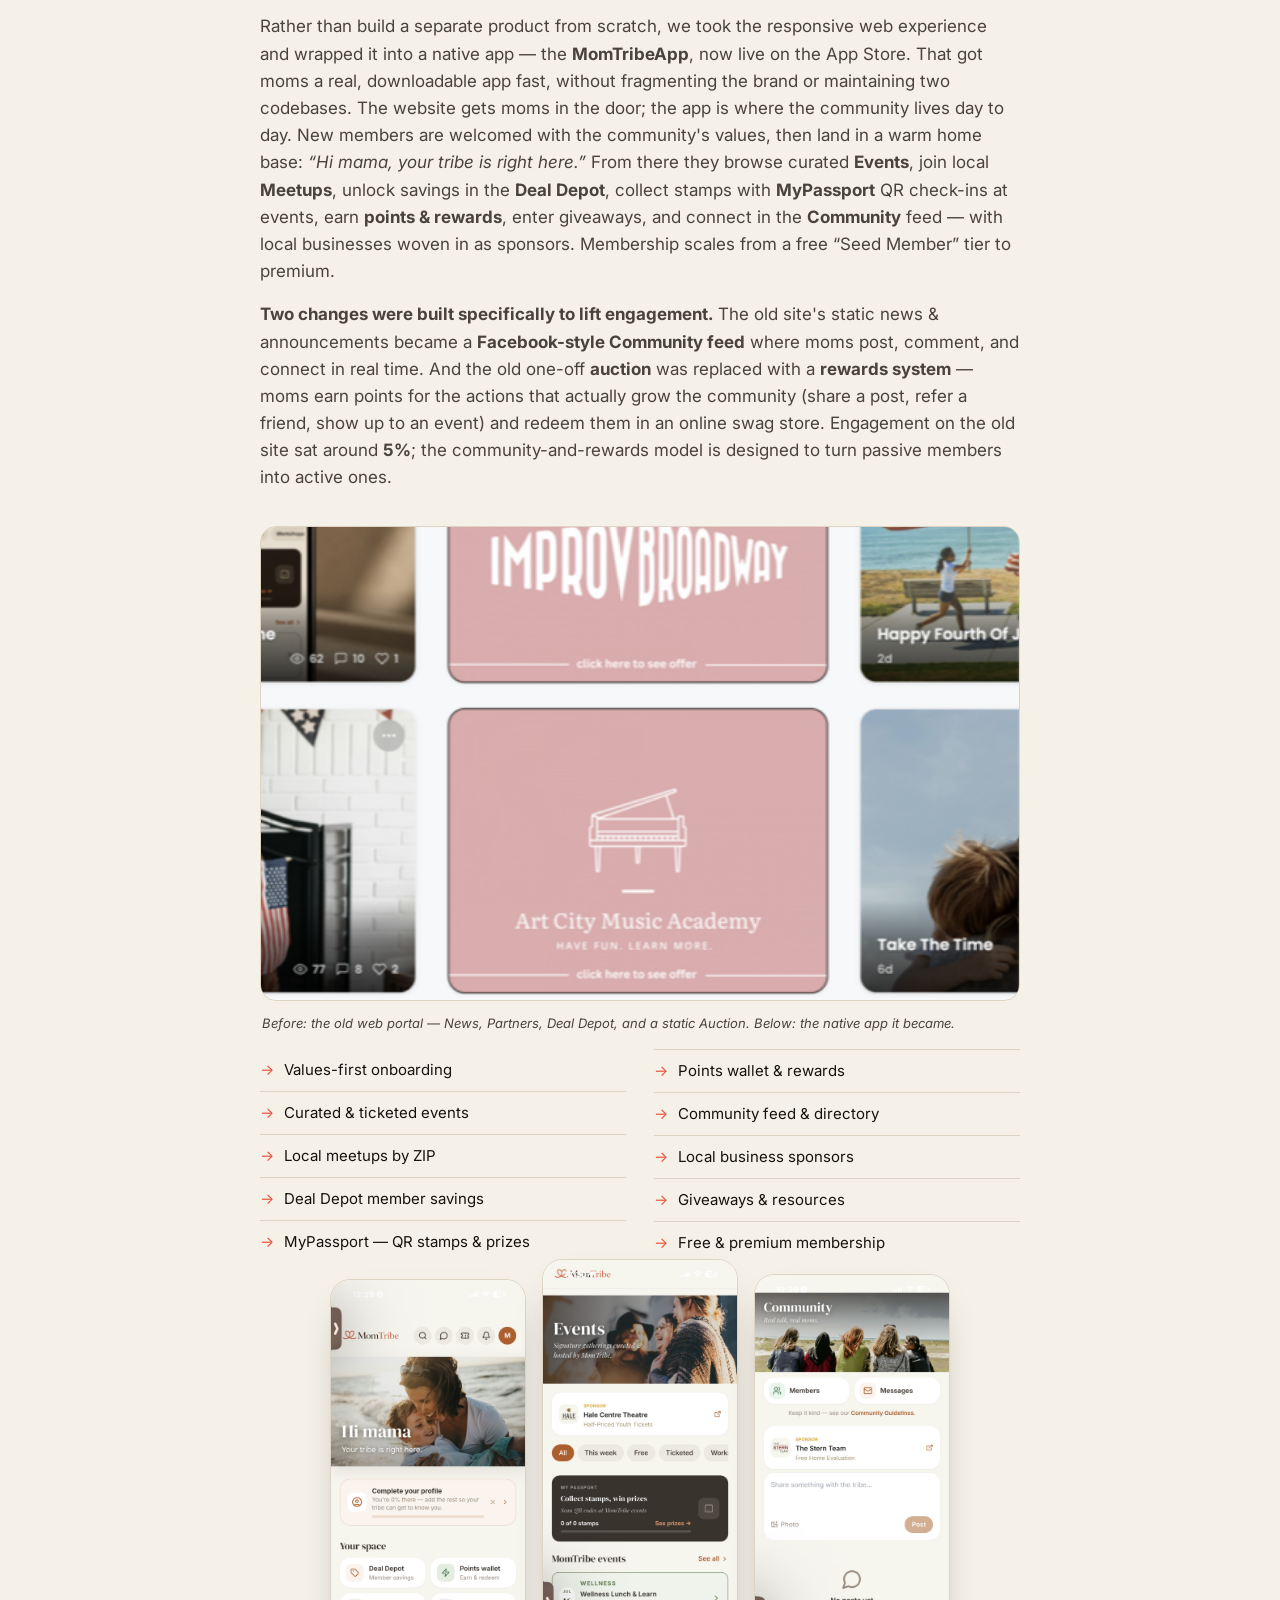
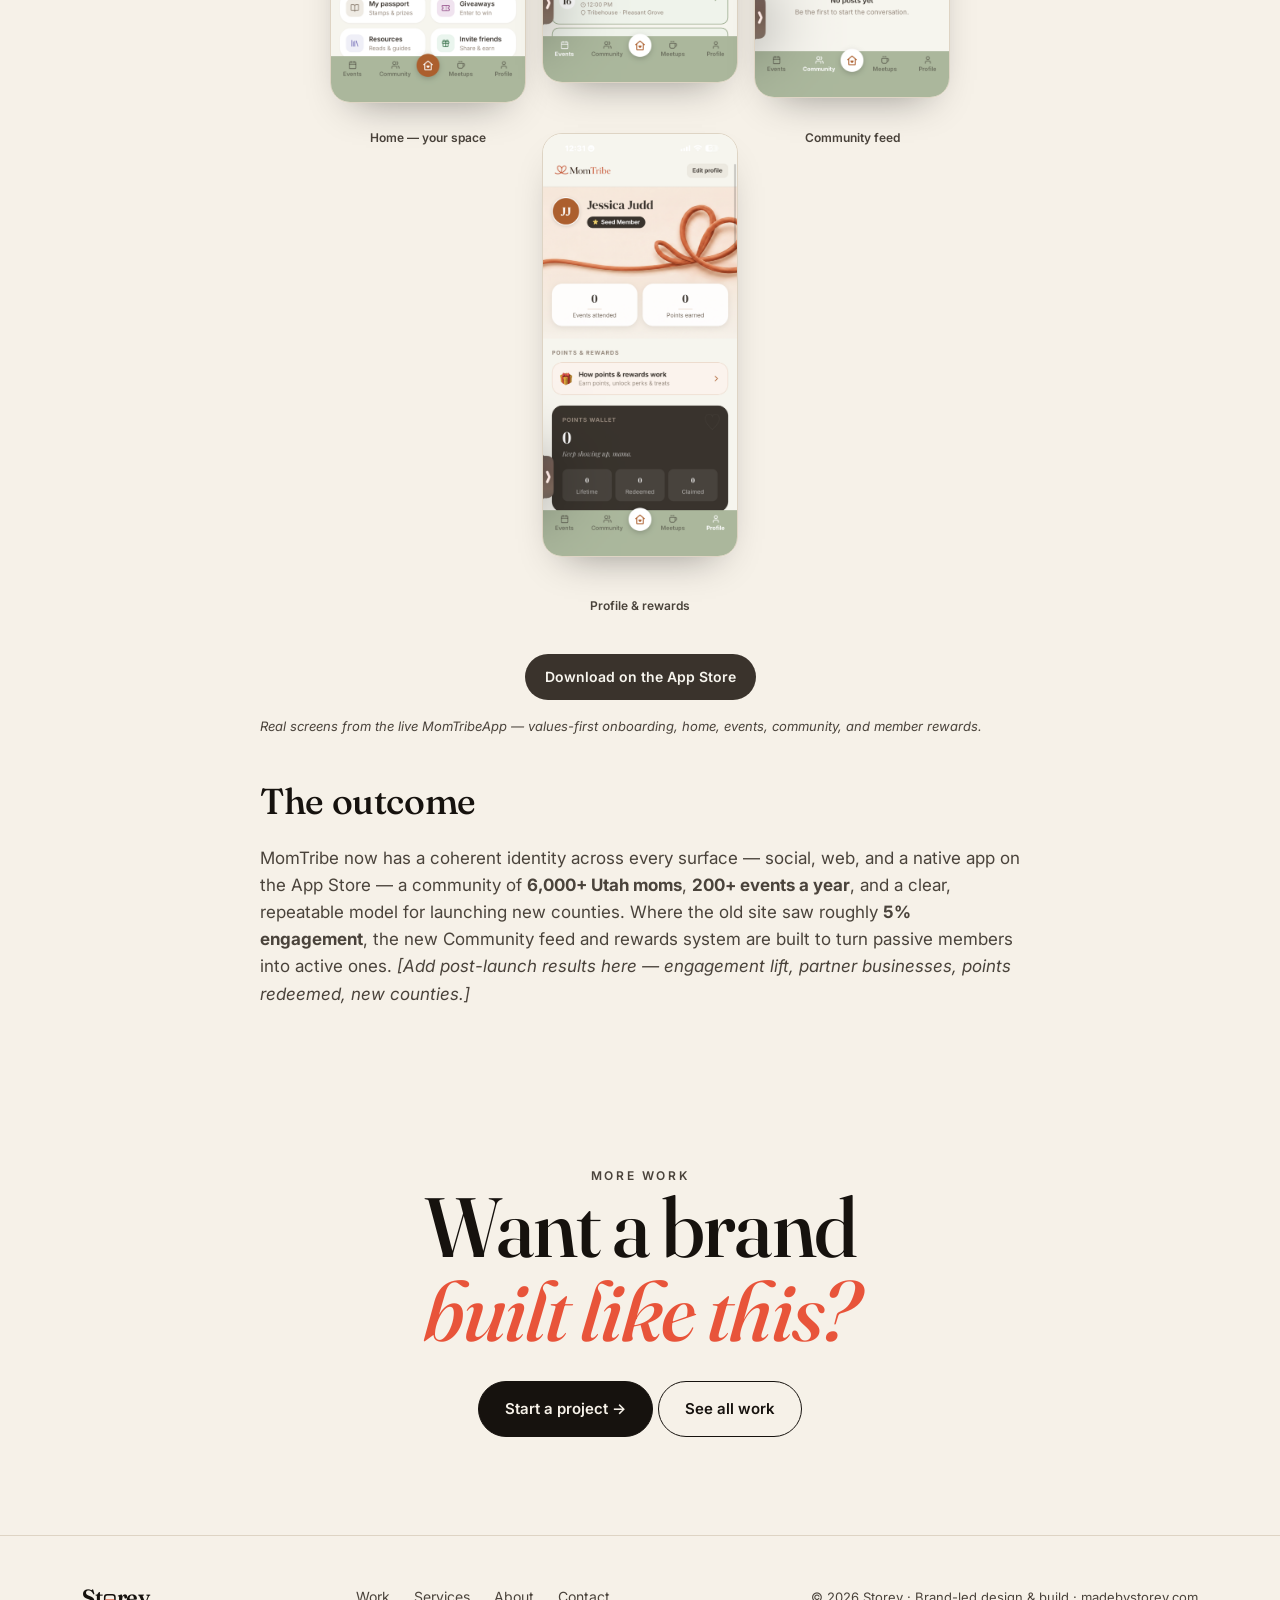
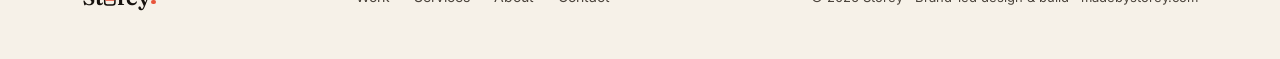
<file: work-momtribe.html>
<!DOCTYPE html>
<html lang="en">
<head>
<meta charset="UTF-8">
<meta name="viewport" content="width=device-width, initial-scale=1.0">
<title>MomTribe — Brand, Website &amp; App Case Study | Storey</title>
<meta name="description" content="How Storey built MomTribe: a warm new brand, a community website, and a native app for a 6,000+ member community helping Utah moms find their people.">
<meta name="robots" content="index,follow">
<link rel="canonical" href="https://madebystorey.com/work-momtribe">
<meta property="og:type" content="article">
<meta property="og:site_name" content="Storey">
<meta property="og:title" content="MomTribe — Brand, Website &amp; App Case Study | Storey">
<meta property="og:description" content="Brand, community website, and standalone app for MomTribe — designed and built by Storey.">
<meta property="og:url" content="https://madebystorey.com/work-momtribe">
<meta property="og:image" content="https://madebystorey.com/logo/storey-appicon-512.png">
<meta name="twitter:card" content="summary_large_image">
<meta name="twitter:title" content="MomTribe — Case Study | Storey">
<meta name="twitter:description" content="Brand, website, and app for a fast-growing Utah community for moms.">
<meta name="twitter:image" content="https://madebystorey.com/logo/storey-appicon-512.png">
<link rel="preconnect" href="https://fonts.googleapis.com">
<link rel="preconnect" href="https://fonts.gstatic.com" crossorigin>
<link href="https://fonts.googleapis.com/css2?family=Fraunces:opsz,wght@9..144,400;9..144,500;9..144,600;9..144,700&family=Inter:wght@400;500;600&family=DM+Serif+Display:ital@0;1&family=Playfair+Display:ital@1&display=swap" rel="stylesheet">
<link rel="stylesheet" href="storey.css">
<link rel="icon" type="image/svg+xml" href="logo/storey-appicon.svg">
<link rel="apple-touch-icon" href="logo/storey-appicon-180.png">
<style>
  .mt-hero{border-radius:20px;background:#C96532;color:#F7F5EE;padding:64px 40px;text-align:center;margin:14px 0 40px}
  .mt-hero .fl{font-family:'Playfair Display',serif;font-style:italic;font-size:15px;letter-spacing:.02em;opacity:.9}
  .mt-hero h2{font-family:'DM Serif Display',serif;font-weight:400;font-size:clamp(40px,7vw,74px);line-height:1;margin:8px 0}
  .mt-hero p{font-family:'Playfair Display',serif;font-style:italic;font-size:clamp(18px,3vw,24px);opacity:.95}
  .swatches{display:grid;grid-template-columns:repeat(4,1fr);gap:12px;margin:24px 0}
  .swatch{border-radius:12px;border:1px solid var(--line);overflow:hidden;font-size:12px}
  .swatch .chip{height:66px}
  .swatch .n{padding:8px 10px;font-weight:600}
  .swatch .h{padding:0 10px 9px;color:var(--ink-soft);letter-spacing:.02em}
  .specimen{background:var(--cream-2);border:1px solid var(--line);border-radius:16px;padding:26px 28px;margin:24px 0}
  .specimen .dm{font-family:'DM Serif Display',serif;font-size:34px;line-height:1.1}
  .specimen .pf{font-family:'Playfair Display',serif;font-style:italic;color:#C96532;font-size:22px;margin-top:6px}
  .specimen .meta{font-size:14px;color:var(--ink-soft);margin-top:14px;line-height:1.9}
  .specimen .meta b{color:var(--ink)}
  .phones{display:flex;gap:18px;justify-content:center;flex-wrap:wrap;margin:30px 0}
  .phonewrap{text-align:center}
  .phone{width:172px;background:#3A332C;border-radius:30px;padding:8px}
  .phone .scr{background:#F7F5EE;border-radius:22px;overflow:hidden;height:352px;display:flex;flex-direction:column;text-align:left}
  .phone .bar{background:#C96532;color:#F7F5EE;padding:16px 14px 13px;font-family:'DM Serif Display',serif;font-size:18px;line-height:1.1}
  .phone .bar small{display:block;font-family:'Inter',sans-serif;font-size:9px;letter-spacing:.14em;text-transform:uppercase;opacity:.85;font-weight:600;margin-bottom:3px}
  .phone .body{padding:11px;display:flex;flex-direction:column;gap:9px}
  .mc{background:#fff;border:1px solid #E8DDC2;border-radius:12px;padding:10px 11px}
  .mc .t{font-weight:600;font-size:12px;color:#3A332C}
  .mc .s{font-size:10px;color:#8a8072;margin-top:2px}
  .mc .pill{display:inline-block;margin-top:8px;background:#C96532;color:#fff;font-size:9px;font-weight:600;padding:4px 10px;border-radius:100px}
  .mc .pill.mg{background:#F2A938}.mc .pill.co{background:#FF6B5D}
  .pcap{font-size:12px;color:var(--ink-soft);margin-top:10px;font-weight:600}
  .appstore{display:inline-flex;align-items:center;gap:9px;background:#3A332C;color:#F7F5EE;padding:12px 20px;border-radius:100px;font-weight:600;font-size:14px;margin-top:8px}
  .phone .grid2{display:grid;grid-template-columns:1fr 1fr;gap:7px}
  .tile{background:#fff;border:1px solid #E8DDC2;border-radius:11px;padding:9px}
  .tile .ic{width:20px;height:20px;border-radius:6px;background:#F6E2D8;margin-bottom:6px}
  .tile .ic.sg{background:#DCE7D6}.tile .ic.mg{background:#FBE6C4}.tile .ic.pk{background:#F3D9E4}
  .tile .t{font-size:10px;font-weight:700;color:#3A332C}
  .tile .s{font-size:8.5px;color:#8a8072}
  .spons{background:#fff;border:1px solid #E8DDC2;border-radius:11px;padding:8px 10px;font-size:8.5px}
  .spons b{color:#F2A938;letter-spacing:.1em;font-size:7.5px}
  .spons .t{font-size:11px;font-weight:700;color:#3A332C}
  .chips{display:flex;gap:5px;overflow:hidden}
  .chip2{font-size:8px;font-weight:600;padding:4px 9px;border-radius:100px;background:#EDE6D8;color:#5c554b;white-space:nowrap}
  .chip2.on{background:#C96532;color:#fff}
  .tabbar{margin-top:auto;background:#CBD5C2;display:flex;justify-content:space-around;align-items:center;padding:7px 4px 8px;font-size:7px;color:#4c5647;font-weight:600}
  .tabbar span.on{color:#3A332C}
  .tabbar .home{width:22px;height:22px;border-radius:50%;background:#C96532;color:#fff;display:flex;align-items:center;justify-content:center;font-size:11px;margin-top:-14px;box-shadow:0 3px 8px rgba(0,0,0,.2)}
  .mt-hero img.logo-w{width:190px;margin:0 auto 16px;display:block}
  .shots{display:flex;gap:16px;justify-content:center;flex-wrap:wrap;margin:30px 0}
  .shot{width:196px}
  .shot img{width:196px;border-radius:20px;border:1px solid var(--line);box-shadow:0 18px 40px -22px rgba(0,0,0,.45)}
  .shot .pcap{margin-top:10px;text-align:center}
  .brandmark{background:#EFE8DB;border:1px solid var(--line);border-radius:16px;text-align:center;padding:34px;margin:24px 0}
  .brandmark img{width:112px;border-radius:22px;margin:0 auto}
  .brandmark figcaption{font-size:13px;color:var(--ink-soft);margin-top:14px}
  .ba{display:grid;grid-template-columns:1fr 1fr;gap:16px;margin:22px 0}
  .bacol{background:var(--cream-2);border:1px solid var(--line);border-radius:16px;padding:20px}
  .balabel{font-size:11px;letter-spacing:.16em;text-transform:uppercase;font-weight:700;color:#8a8072;margin-bottom:12px}
  .balabel.after{color:#C96532}
  .miniswatches{display:flex;gap:6px;flex-wrap:wrap}
  .miniswatches span{width:30px;height:30px;border-radius:7px;border:1px solid rgba(0,0,0,.06)}
  .banote{font-size:13px;color:var(--ink-soft);margin-top:12px}
  .logo-figure{background:#fff;border:1px solid var(--line);border-radius:16px;text-align:center;padding:36px;margin:24px 0}
  .logo-figure img{max-width:360px;width:80%;margin:0 auto}
  .logo-figure figcaption{font-size:13px;color:var(--ink-soft);margin-top:16px}
  @media(max-width:860px){.ba{grid-template-columns:1fr}}
  @media(max-width:860px){.swatches{grid-template-columns:repeat(2,1fr)}}
</style>
<script type="application/ld+json">
{"@context":"https://schema.org","@type":"BreadcrumbList","itemListElement":[
{"@type":"ListItem","position":1,"name":"Home","item":"https://madebystorey.com/"},
{"@type":"ListItem","position":2,"name":"Work","item":"https://madebystorey.com/work"},
{"@type":"ListItem","position":3,"name":"MomTribe","item":"https://madebystorey.com/work-momtribe"}]}
</script>
</head>
<body>
<header id="hdr">
  <div class="wrap nav">
    <a href="/" class="logo">St<svg class="o" viewBox="0 0 28 28" aria-hidden="true"><rect x="3.5" y="3.5" width="21" height="21" rx="5" fill="none" stroke="currentColor" stroke-width="3.2"/><rect x="5" y="13" width="18" height="3" fill="var(--coral)"/></svg>rey<span class="brick"></span></a>
    <nav class="nav-links">
      <a href="/work" aria-current="page">Work</a>
      <a href="/services">Services</a>
      <a href="/about">About</a>
      <a href="/contact" class="nav-cta">Start a project</a>
    </nav>
    <button class="menu-btn" aria-label="Menu">☰</button>
  </div>
</header>

<main>
  <article>
    <section class="page-hero">
      <div class="wrap">
        <p class="eyebrow reveal">Case study · Community</p>
        <h1 class="reveal">MomTribe</h1>
        <p class="lede reveal">A rebrand, a community website, and the native app it became — built to help Utah moms find their people, show up to real events, and feel less alone.</p>
      </div>
    </section>

    <div class="wrap">
      <div class="cs-meta reveal">
        <div><div class="k">Client</div><div class="v">MomTribe (by TribeHouse)</div></div>
        <div><div class="k">Disciplines</div><div class="v">Brand · Website · App</div></div>
        <div><div class="k">Community</div><div class="v">6,000+ Utah moms</div></div>
        <div><div class="k">Scope</div><div class="v">Strategy → design → build</div></div>
      </div>

      <div class="mt-hero reveal">
        <img class="logo-w" src="work-assets/momtribe-logo-white.png" alt="MomTribe logo">
        <div class="fl">Motherhood feels lighter together.</div>
        <h2>Find your people.</h2>
        <p>A community for moms — always free.</p>
      </div>
    </div>

    <section>
      <div class="cs-block reveal">
        <h2>The challenge</h2>
        <p>Modern motherhood can be isolating. MomTribe set out to change that in Utah — a genuinely welcoming community where local moms make real friendships, find events, and enjoy exclusive perks from nearby businesses. Growing county by county meant MomTribe needed three things most teams buy from three different vendors: a brand moms instantly trust, a website that turns visitors into members, and an app that keeps the community alive every day.</p>
        <p><strong>Storey built all three</strong> as one connected system — so the voice, look, and feel are the same from the first Instagram tap to the daily app notification.</p>

        <h2>1 · The rebrand</h2>
        <p>MomTribe launched with an earlier identity — soft maroon and dusty rose with a bold, rounded heart-“M” wordmark. Warm, but it read casual and didn't have the range to carry a growing, multi-county community. We rebuilt it into something more editorial and grown-up without losing the warmth. The idea at its heart — <em>“Motherhood was never meant to be done alone”</em> — drives an encouraging, human voice anchored by the line <strong>“Find your people,”</strong> and county lockups (Salt Lake, Utah) let the brand scale to new communities.</p>
        <div class="cs-parallax tall reveal"><img data-parallax="0.05" src="work-assets/momtribe-old-site.png" alt="The previous MomTribe website — a pink and maroon 'A Community for Moms' landing page" loading="lazy"></div>
        <p class="cs-cap"><em>Where we started: the previous site — soft pink and maroon, and a little casual. (Scroll to pan.)</em></p>
        <div class="ba reveal">
          <div class="bacol">
            <div class="balabel">Before</div>
            <div class="miniswatches"><span style="background:#8f3a4c"></span><span style="background:#bd687a"></span><span style="background:#e2abad"></span><span style="background:#cd493d"></span><span style="background:#ffbc59"></span><span style="background:#e79f67"></span><span style="background:#e2c8b1"></span></div>
            <p class="banote">Maroon &amp; dusty rose · a bold rounded heart-M wordmark · soft and a little casual.</p>
          </div>
          <div class="bacol">
            <div class="balabel after">After</div>
            <div class="miniswatches"><span style="background:#F7F5EE"></span><span style="background:#E8DDC2"></span><span style="background:#DB9A94"></span><span style="background:#C96532"></span><span style="background:#A8B89A"></span><span style="background:#F2A938"></span><span style="background:#FF6B5D"></span><span style="background:#3A332C"></span></div>
            <p class="banote">Terracotta-led warm editorial · DM Serif + a delicate looped flourish · elegant and scalable.</p>
          </div>
        </div>
        <figure class="logo-figure reveal">
          <img src="work-assets/momtribe-logo.png" alt="Rebranded MomTribe logo — a looped flourish mark with a DM Serif wordmark">
          <figcaption>The rebranded MomTribe logo — a delicate looped flourish paired with a warm editorial wordmark.</figcaption>
        </figure>

        <div class="swatches">
          <div class="swatch"><div class="chip" style="background:#F7F5EE"></div><div class="n">Warm Cream</div><div class="h">#F7F5EE</div></div>
          <div class="swatch"><div class="chip" style="background:#E8DDC2"></div><div class="n">Oatmilk</div><div class="h">#E8DDC2</div></div>
          <div class="swatch"><div class="chip" style="background:#DB9A94"></div><div class="n">Clay Rose</div><div class="h">#DB9A94</div></div>
          <div class="swatch"><div class="chip" style="background:#C96532"></div><div class="n">Terracotta · primary</div><div class="h">#C96532</div></div>
          <div class="swatch"><div class="chip" style="background:#A8B89A"></div><div class="n">Sage</div><div class="h">#A8B89A</div></div>
          <div class="swatch"><div class="chip" style="background:#F2A938"></div><div class="n">Marigold · accent</div><div class="h">#F2A938</div></div>
          <div class="swatch"><div class="chip" style="background:#FF6B5D"></div><div class="n">Coral · accent</div><div class="h">#FF6B5D</div></div>
          <div class="swatch"><div class="chip" style="background:#3A332C"></div><div class="n">Espresso</div><div class="h">#3A332C</div></div>
        </div>

        <div class="specimen">
          <div class="dm">Find your people.</div>
          <div class="pf">Motherhood feels lighter together.</div>
          <div class="meta"><b>Headers:</b> DM Serif Display &nbsp;·&nbsp; <b>Subheads &amp; body:</b> Inter &nbsp;·&nbsp; <b>Accent:</b> Playfair Display Italic<br><b>Color:</b> Terracotta leads; Coral &amp; Marigold reserved for CTAs and flourishes only.</div>
        </div>
        <h2>2 · The website</h2>
        <p>The redesigned website has one job: turn a curious mom into a member. It opens on an honest, emotional promise — <strong>“Motherhood doesn't have to feel so lonely.”</strong> — over a warm video of real moms, then makes joining effortless: <em>free forever, no credit card, join in under 60 seconds.</em> A proof strip — <strong>6,000+ Utah moms, 200+ events a year, 50+ local partners</strong> — builds instant trust, with clear paths to join free or download the app.</p>
        <ul class="checks">
          <li>Local Events — always something to do</li>
          <li>Real Community — advice &amp; support</li>
          <li>Exclusive Perks — deals just for moms</li>
          <li>Helpful Resources — local guides</li>
          <li>County-based, frictionless signup</li>
          <li>Brand-partner path for businesses</li>
        </ul>
        <blockquote style="font-family:'Playfair Display',serif;font-style:italic;font-size:22px;color:#C96532;margin:24px 0;line-height:1.4">“I moved here not knowing anyone, and MomTribe helped me find my people.”<span style="display:block;font-family:var(--sans);font-style:normal;font-size:13px;color:var(--ink-soft);letter-spacing:.06em;text-transform:uppercase;margin-top:10px">Jenna · Utah County Mom</span></blockquote>
        <div class="cs-parallax reveal"><video data-parallax="0.05" src="work-assets/momtribe-website.mp4" poster="work-assets/momtribe-website-poster.jpg" autoplay muted loop playsinline preload="metadata"></video></div>
        <p class="cs-cap"><em>The redesigned MomTribe website — a warm video hero, honest headline, and a 60-second path to join.</em></p>

        <h2>3 · Website → app</h2>
        <p>Rather than build a separate product from scratch, we took the responsive web experience and wrapped it into a native app — the <strong>MomTribeApp</strong>, now live on the App Store. That got moms a real, downloadable app fast, without fragmenting the brand or maintaining two codebases. The website gets moms in the door; the app is where the community lives day to day. New members are welcomed with the community's values, then land in a warm home base: <em>“Hi mama, your tribe is right here.”</em> From there they browse curated <strong>Events</strong>, join local <strong>Meetups</strong>, unlock savings in the <strong>Deal Depot</strong>, collect stamps with <strong>MyPassport</strong> QR check-ins at events, earn <strong>points &amp; rewards</strong>, enter giveaways, and connect in the <strong>Community</strong> feed — with local businesses woven in as sponsors. Membership scales from a free “Seed Member” tier to premium.</p>
        <p><strong>Two changes were built specifically to lift engagement.</strong> The old site's static news &amp; announcements became a <strong>Facebook-style Community feed</strong> where moms post, comment, and connect in real time. And the old one-off <strong>auction</strong> was replaced with a <strong>rewards system</strong> — moms earn points for the actions that actually grow the community (share a post, refer a friend, show up to an event) and redeem them in an online swag store. Engagement on the old site sat around <strong>5%</strong>; the community-and-rewards model is designed to turn passive members into active ones.</p>
        <div class="cs-parallax reveal"><img data-parallax="0.06" src="work-assets/momtribe-old-portal.png" alt="The old MomTribe web portal — News, Partners, Deal Depot and Auction tabs in the previous maroon brand" loading="lazy"></div>
        <p class="cs-cap"><em>Before: the old web portal — News, Partners, Deal Depot, and a static Auction. Below: the native app it became.</em></p>
        <ul class="checks">
          <li>Values-first onboarding</li>
          <li>Curated &amp; ticketed events</li>
          <li>Local meetups by ZIP</li>
          <li>Deal Depot member savings</li>
          <li>MyPassport — QR stamps &amp; prizes</li>
          <li>Points wallet &amp; rewards</li>
          <li>Community feed &amp; directory</li>
          <li>Local business sponsors</li>
          <li>Giveaways &amp; resources</li>
          <li>Free &amp; premium membership</li>
        </ul>

        <div class="shots reveal">
          <div class="shot"><img data-parallax="0.03" src="work-assets/app2.png" alt="MomTribe app home screen — 'Hi mama, your tribe is right here' with the Your space grid" loading="lazy"><div class="pcap">Home — your space</div></div>
          <div class="shot"><img data-parallax="0.07" src="work-assets/app4.png" alt="MomTribe app Events screen with a sponsor and MyPassport stamps" loading="lazy"><div class="pcap">Events &amp; MyPassport</div></div>
          <div class="shot"><img data-parallax="0.04" src="work-assets/app3.png" alt="MomTribe app Community feed screen" loading="lazy"><div class="pcap">Community feed</div></div>
          <div class="shot"><img data-parallax="0.06" src="work-assets/app6.png" alt="MomTribe app member profile with points and rewards" loading="lazy"><div class="pcap">Profile &amp; rewards</div></div>
        </div>
        <p class="center"><a class="appstore" href="https://apps.apple.com/us/app/momtribeapp/id6785309690"> Download on the App Store</a></p>
        <p style="font-size:13px;color:var(--ink-soft)"><em>Real screens from the live MomTribeApp — values-first onboarding, home, events, community, and member rewards.</em></p>

        <h2>The outcome</h2>
        <p>MomTribe now has a coherent identity across every surface — social, web, and a native app on the App Store — a community of <strong>6,000+ Utah moms</strong>, <strong>200+ events a year</strong>, and a clear, repeatable model for launching new counties. Where the old site saw roughly <strong>5% engagement</strong>, the new Community feed and rewards system are built to turn passive members into active ones. <em>[Add post-launch results here — engagement lift, partner businesses, points redeemed, new counties.]</em></p>
      </div>
    </section>

    <section class="cta">
      <div class="wrap">
        <p class="eyebrow reveal">More work</p>
        <h2 class="reveal">Want a brand<br><em>built like this?</em></h2>
        <div class="reveal"><a href="/contact" class="btn btn-primary">Start a project →</a> <a href="/work" class="btn btn-ghost">See all work</a></div>
      </div>
    </section>
  </article>
</main>

<footer>
  <div class="wrap foot">
    <a href="/" class="logo">St<svg class="o" viewBox="0 0 28 28" aria-hidden="true"><rect x="3.5" y="3.5" width="21" height="21" rx="5" fill="none" stroke="currentColor" stroke-width="3.2"/><rect x="5" y="13" width="18" height="3" fill="var(--coral)"/></svg>rey<span class="brick"></span></a>
    <div class="foot-links"><a href="/work">Work</a><a href="/services">Services</a><a href="/about">About</a><a href="/contact">Contact</a></div>
    <small>© 2026 Storey · Brand-led design &amp; build · madebystorey.com</small>
  </div>
</footer>
<script src="storey.js"></script>
</body>
</html>
</file>
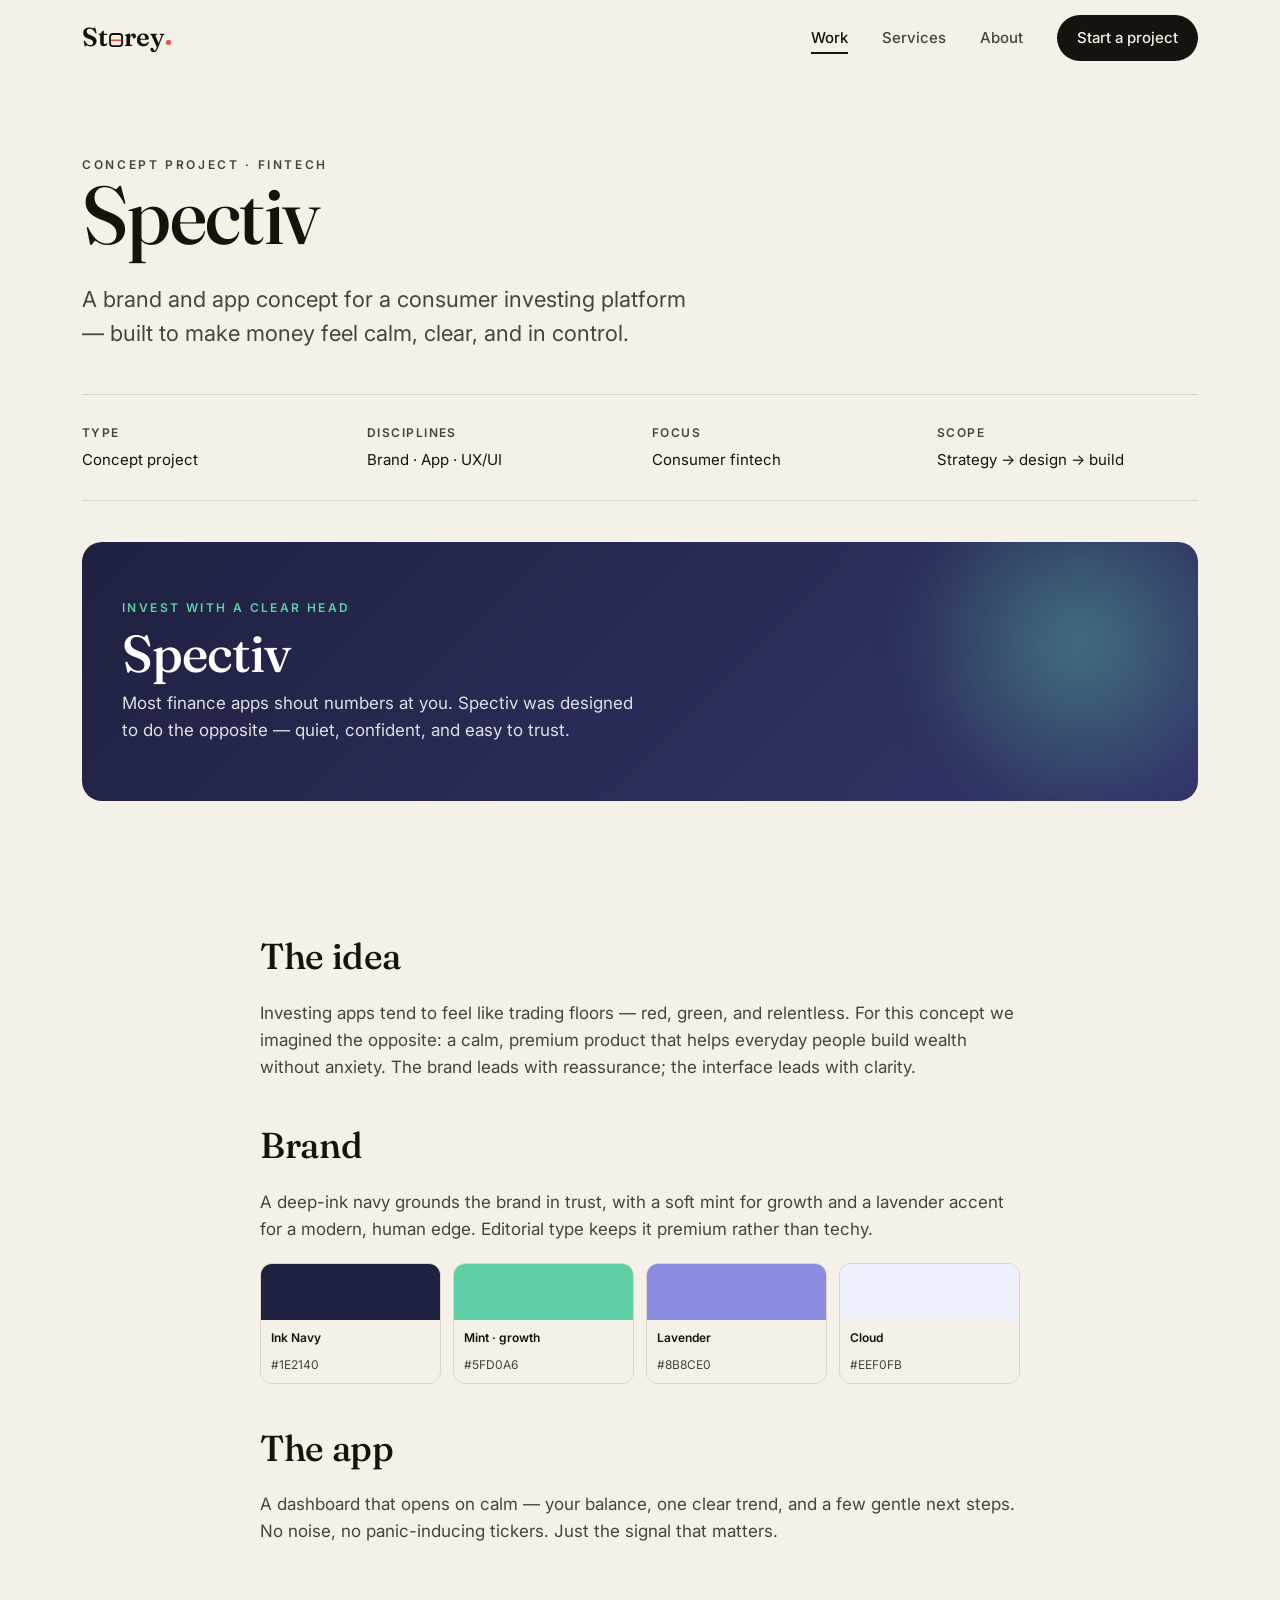
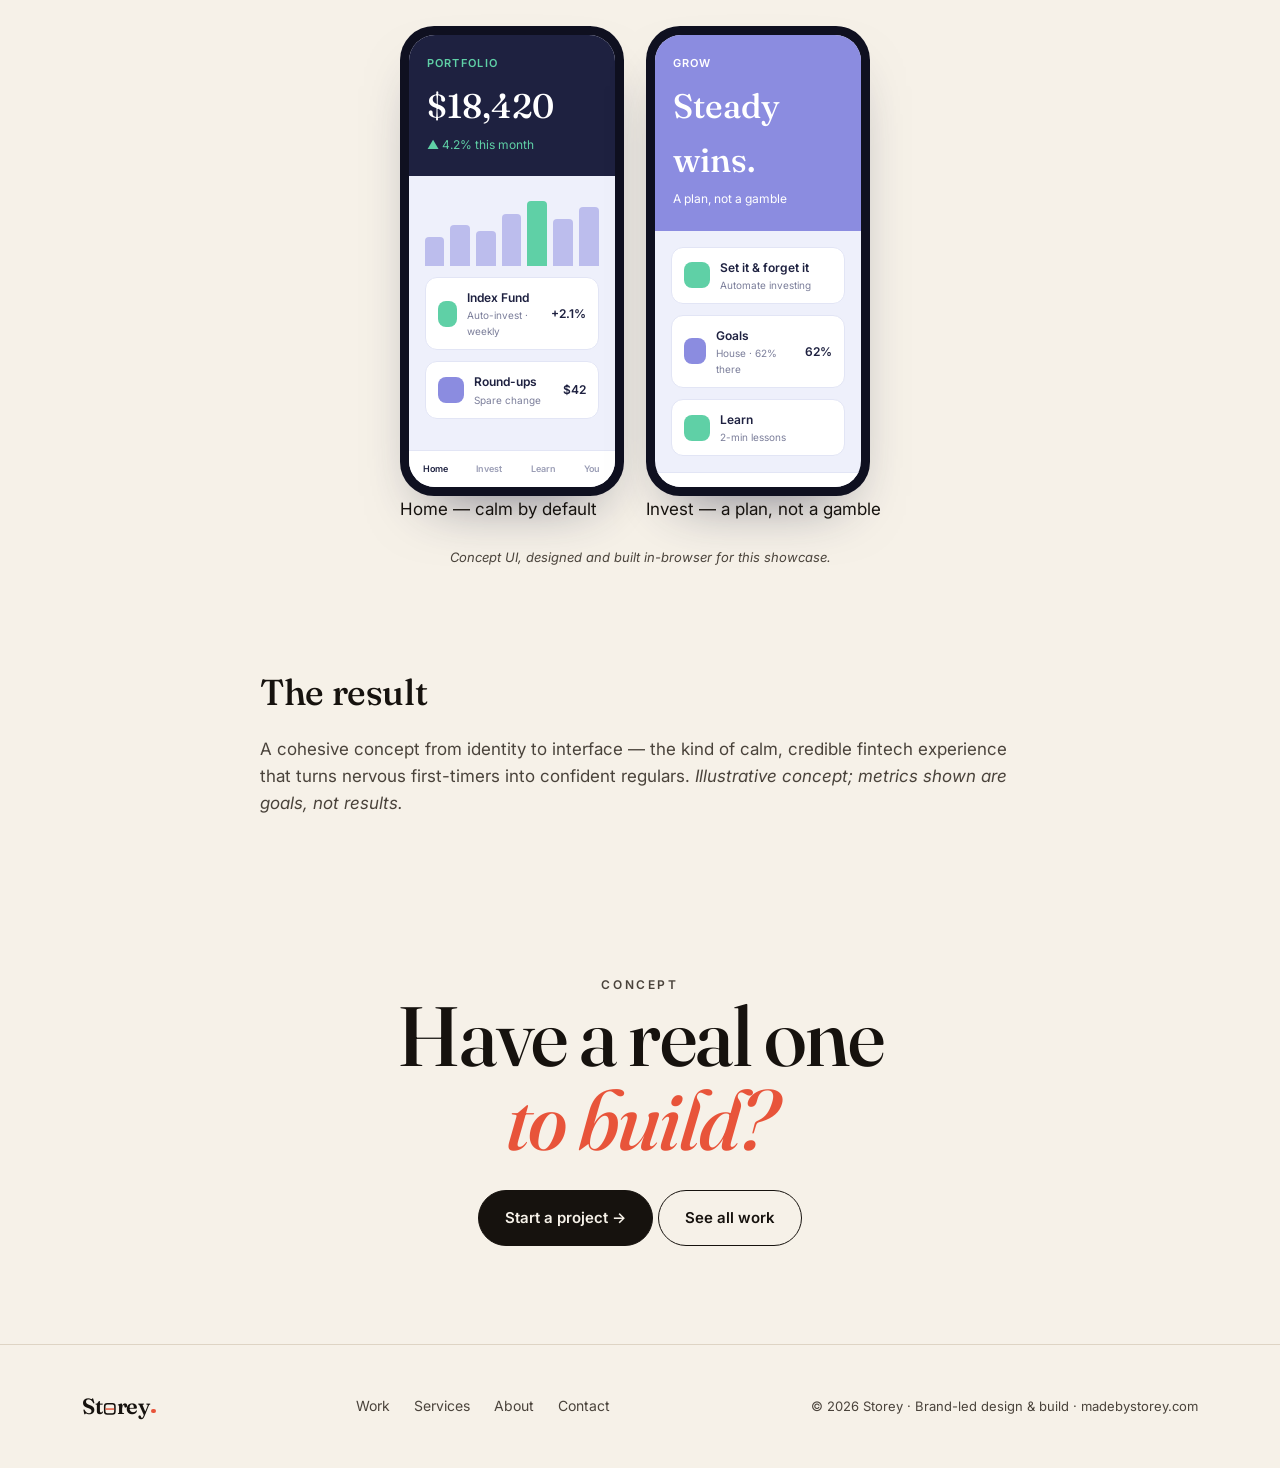
<file: work-spectiv.html>
<!DOCTYPE html>
<html lang="en">
<head>
<meta charset="UTF-8">
<meta name="viewport" content="width=device-width, initial-scale=1.0">
<title>Spectiv — Fintech App Concept | Storey</title>
<meta name="description" content="A concept project by Storey: brand and app design for Spectiv, a consumer finance app built to make investing feel calm, clear, and confident.">
<meta name="robots" content="index,follow">
<link rel="canonical" href="https://madebystorey.com/work-spectiv">
<meta property="og:type" content="article">
<meta property="og:site_name" content="Storey">
<meta property="og:title" content="Spectiv — Fintech App Concept | Storey">
<meta property="og:description" content="Concept brand and app design for a calm, confident consumer finance app.">
<meta property="og:url" content="https://madebystorey.com/work-spectiv">
<meta property="og:image" content="https://madebystorey.com/logo/storey-appicon-512.png">
<meta name="twitter:card" content="summary_large_image">
<meta name="twitter:title" content="Spectiv — Fintech App Concept | Storey">
<meta name="twitter:description" content="Concept brand and app design for a calm, confident consumer finance app.">
<meta name="twitter:image" content="https://madebystorey.com/logo/storey-appicon-512.png">
<link rel="preconnect" href="https://fonts.googleapis.com">
<link rel="preconnect" href="https://fonts.gstatic.com" crossorigin>
<link href="https://fonts.googleapis.com/css2?family=Fraunces:opsz,wght@9..144,400;9..144,500;9..144,600;9..144,700&family=Inter:wght@400;500;600&display=swap" rel="stylesheet">
<link rel="stylesheet" href="storey.css">
<link rel="icon" type="image/svg+xml" href="logo/storey-appicon.svg">
<link rel="apple-touch-icon" href="logo/storey-appicon-180.png">
<style>
  :root{--sp-ink:#1E2140;--sp-mint:#5FD0A6;--sp-lav:#8B8CE0;--sp-cloud:#EEF0FB}
  .sp-hero{border-radius:20px;background:linear-gradient(135deg,#1E2140,#33356b);color:#fff;padding:56px 40px;margin:14px 0 40px;position:relative;overflow:hidden}
  .sp-hero .fl{font-family:'Inter',sans-serif;font-size:12px;letter-spacing:.2em;text-transform:uppercase;color:var(--sp-mint);font-weight:600}
  .sp-hero h2{font-family:var(--serif);font-weight:500;font-size:clamp(30px,5vw,52px);line-height:1.02;letter-spacing:-.02em;margin:10px 0}
  .sp-hero p{color:rgba(255,255,255,.85);max-width:520px}
  .sp-hero .glow{position:absolute;width:360px;height:360px;right:-60px;top:-80px;background:radial-gradient(circle,rgba(95,208,166,.4),transparent 70%);filter:blur(20px)}
  /* phone mock */
  .sp-phones{display:flex;gap:22px;justify-content:center;flex-wrap:wrap;margin:12px 0}
  .ph{width:224px;background:#0f1020;border-radius:34px;padding:9px;box-shadow:0 30px 60px -30px rgba(30,33,64,.6)}
  .ph .scr{background:var(--sp-cloud);border-radius:26px;overflow:hidden;height:452px;display:flex;flex-direction:column}
  .ph .top{background:var(--sp-ink);color:#fff;padding:20px 18px 22px}
  .ph .top .lbl{font-size:11px;color:var(--sp-mint);letter-spacing:.12em;text-transform:uppercase;font-weight:600}
  .ph .top .bal{font-family:var(--serif);font-size:34px;font-weight:500;margin-top:6px}
  .ph .top .chg{font-size:12px;color:var(--sp-mint);margin-top:2px}
  .ph .body{padding:16px;display:flex;flex-direction:column;gap:11px}
  .ph .chart{height:74px;display:flex;align-items:flex-end;gap:6px}
  .ph .chart i{flex:1;background:var(--sp-lav);border-radius:4px 4px 0 0;opacity:.5}
  .ph .chart i.hi{background:var(--sp-mint);opacity:1}
  .ph .row{display:flex;align-items:center;gap:10px;background:#fff;border:1px solid #e2e5f5;border-radius:12px;padding:10px 12px}
  .ph .dotc{width:26px;height:26px;border-radius:8px;background:var(--sp-lav)}
  .ph .dotc.m{background:var(--sp-mint)}
  .ph .row .t{font-size:12px;font-weight:600;color:var(--sp-ink)}
  .ph .row .s{font-size:10px;color:#7b7e9a}
  .ph .row .v{margin-left:auto;font-size:12px;font-weight:600;color:var(--sp-ink)}
  .ph .tab{margin-top:auto;background:#fff;border-top:1px solid #e2e5f5;display:flex;justify-content:space-around;padding:11px 0;font-size:9px;color:#9a9db5;font-weight:600}
  .ph .tab .on{color:var(--sp-ink)}
  .ph .cap{text-align:center;margin-top:12px;font-size:12px;color:var(--ink-soft);font-weight:600}
  .sp-swatches{display:flex;gap:12px;flex-wrap:wrap;margin:20px 0}
  .sp-sw{flex:1;min-width:120px;border-radius:12px;border:1px solid var(--line);overflow:hidden;font-size:12px}
  .sp-sw .chip{height:56px}.sp-sw .n{padding:8px 10px;font-weight:600}.sp-sw .h{padding:0 10px 8px;color:var(--ink-soft)}
</style>
<script type="application/ld+json">
{"@context":"https://schema.org","@type":"BreadcrumbList","itemListElement":[
{"@type":"ListItem","position":1,"name":"Home","item":"https://madebystorey.com/"},
{"@type":"ListItem","position":2,"name":"Work","item":"https://madebystorey.com/work"},
{"@type":"ListItem","position":3,"name":"Spectiv (Concept)","item":"https://madebystorey.com/work-spectiv"}]}
</script>
</head>
<body>
<header id="hdr">
  <div class="wrap nav">
    <a href="/" class="logo">St<svg class="o" viewBox="0 0 28 28" aria-hidden="true"><rect x="3.5" y="3.5" width="21" height="21" rx="5" fill="none" stroke="currentColor" stroke-width="3.2"/><rect x="5" y="13" width="18" height="3" fill="var(--coral)"/></svg>rey<span class="brick"></span></a>
    <nav class="nav-links">
      <a href="/work" aria-current="page">Work</a>
      <a href="/services">Services</a>
      <a href="/about">About</a>
      <a href="/contact" class="nav-cta">Start a project</a>
    </nav>
    <button class="menu-btn" aria-label="Menu">☰</button>
  </div>
</header>

<main>
  <article>
    <section class="page-hero">
      <div class="wrap">
        <p class="eyebrow reveal">Concept project · Fintech</p>
        <h1 class="reveal">Spectiv</h1>
        <p class="lede reveal">A brand and app concept for a consumer investing platform — built to make money feel calm, clear, and in control.</p>
      </div>
    </section>

    <div class="wrap">
      <div class="cs-meta reveal">
        <div><div class="k">Type</div><div class="v">Concept project</div></div>
        <div><div class="k">Disciplines</div><div class="v">Brand · App · UX/UI</div></div>
        <div><div class="k">Focus</div><div class="v">Consumer fintech</div></div>
        <div><div class="k">Scope</div><div class="v">Strategy → design → build</div></div>
      </div>

      <div class="sp-hero reveal">
        <span class="glow"></span>
        <div class="fl">Invest with a clear head</div>
        <h2>Spectiv</h2>
        <p>Most finance apps shout numbers at you. Spectiv was designed to do the opposite — quiet, confident, and easy to trust.</p>
      </div>
    </div>

    <section>
      <div class="cs-block reveal">
        <h2>The idea</h2>
        <p>Investing apps tend to feel like trading floors — red, green, and relentless. For this concept we imagined the opposite: a calm, premium product that helps everyday people build wealth without anxiety. The brand leads with reassurance; the interface leads with clarity.</p>

        <h2>Brand</h2>
        <p>A deep-ink navy grounds the brand in trust, with a soft mint for growth and a lavender accent for a modern, human edge. Editorial type keeps it premium rather than techy.</p>
        <div class="sp-swatches">
          <div class="sp-sw"><div class="chip" style="background:#1E2140"></div><div class="n">Ink Navy</div><div class="h">#1E2140</div></div>
          <div class="sp-sw"><div class="chip" style="background:#5FD0A6"></div><div class="n">Mint · growth</div><div class="h">#5FD0A6</div></div>
          <div class="sp-sw"><div class="chip" style="background:#8B8CE0"></div><div class="n">Lavender</div><div class="h">#8B8CE0</div></div>
          <div class="sp-sw"><div class="chip" style="background:#EEF0FB"></div><div class="n">Cloud</div><div class="h">#EEF0FB</div></div>
        </div>

        <h2>The app</h2>
        <p>A dashboard that opens on calm — your balance, one clear trend, and a few gentle next steps. No noise, no panic-inducing tickers. Just the signal that matters.</p>
      </div>
    </section>

    <div class="wrap">
      <div class="sp-phones reveal">
        <div>
          <div class="ph"><div class="scr">
            <div class="top"><div class="lbl">Portfolio</div><div class="bal">$18,420</div><div class="chg">▲ 4.2% this month</div></div>
            <div class="body">
              <div class="chart"><i style="height:40%"></i><i style="height:55%"></i><i style="height:48%"></i><i style="height:70%"></i><i class="hi" style="height:88%"></i><i style="height:64%"></i><i style="height:80%"></i></div>
              <div class="row"><span class="dotc m"></span><div><div class="t">Index Fund</div><div class="s">Auto-invest · weekly</div></div><span class="v">+2.1%</span></div>
              <div class="row"><span class="dotc"></span><div><div class="t">Round-ups</div><div class="s">Spare change</div></div><span class="v">$42</span></div>
            </div>
            <div class="tab"><span class="on">Home</span><span>Invest</span><span>Learn</span><span>You</span></div>
          </div></div>
          <div class="cap">Home — calm by default</div>
        </div>
        <div>
          <div class="ph"><div class="scr">
            <div class="top" style="background:var(--sp-lav)"><div class="lbl" style="color:#fff">Grow</div><div class="bal">Steady wins.</div><div class="chg" style="color:#fff">A plan, not a gamble</div></div>
            <div class="body">
              <div class="row"><span class="dotc m"></span><div><div class="t">Set it &amp; forget it</div><div class="s">Automate investing</div></div></div>
              <div class="row"><span class="dotc"></span><div><div class="t">Goals</div><div class="s">House · 62% there</div></div><span class="v">62%</span></div>
              <div class="row"><span class="dotc m"></span><div><div class="t">Learn</div><div class="s">2-min lessons</div></div></div>
            </div>
            <div class="tab"><span>Home</span><span class="on">Invest</span><span>Learn</span><span>You</span></div>
          </div></div>
          <div class="cap">Invest — a plan, not a gamble</div>
        </div>
      </div>
      <p class="cs-cap reveal" style="text-align:center"><em>Concept UI, designed and built in-browser for this showcase.</em></p>
    </div>

    <section>
      <div class="cs-block reveal">
        <h2>The result</h2>
        <p>A cohesive concept from identity to interface — the kind of calm, credible fintech experience that turns nervous first-timers into confident regulars. <em>Illustrative concept; metrics shown are goals, not results.</em></p>
      </div>
    </section>

    <section class="cta">
      <div class="wrap">
        <p class="eyebrow reveal">Concept</p>
        <h2 class="reveal">Have a real one<br><em>to build?</em></h2>
        <div class="reveal"><a href="/contact" class="btn btn-primary">Start a project →</a> <a href="/work" class="btn btn-ghost">See all work</a></div>
      </div>
    </section>
  </article>
</main>

<footer>
  <div class="wrap foot">
    <a href="/" class="logo">St<svg class="o" viewBox="0 0 28 28" aria-hidden="true"><rect x="3.5" y="3.5" width="21" height="21" rx="5" fill="none" stroke="currentColor" stroke-width="3.2"/><rect x="5" y="13" width="18" height="3" fill="var(--coral)"/></svg>rey<span class="brick"></span></a>
    <div class="foot-links"><a href="/work">Work</a><a href="/services">Services</a><a href="/about">About</a><a href="/contact">Contact</a></div>
    <small>© 2026 Storey · Brand-led design &amp; build · madebystorey.com</small>
  </div>
</footer>
<script src="storey.js"></script>
</body>
</html>
</file>
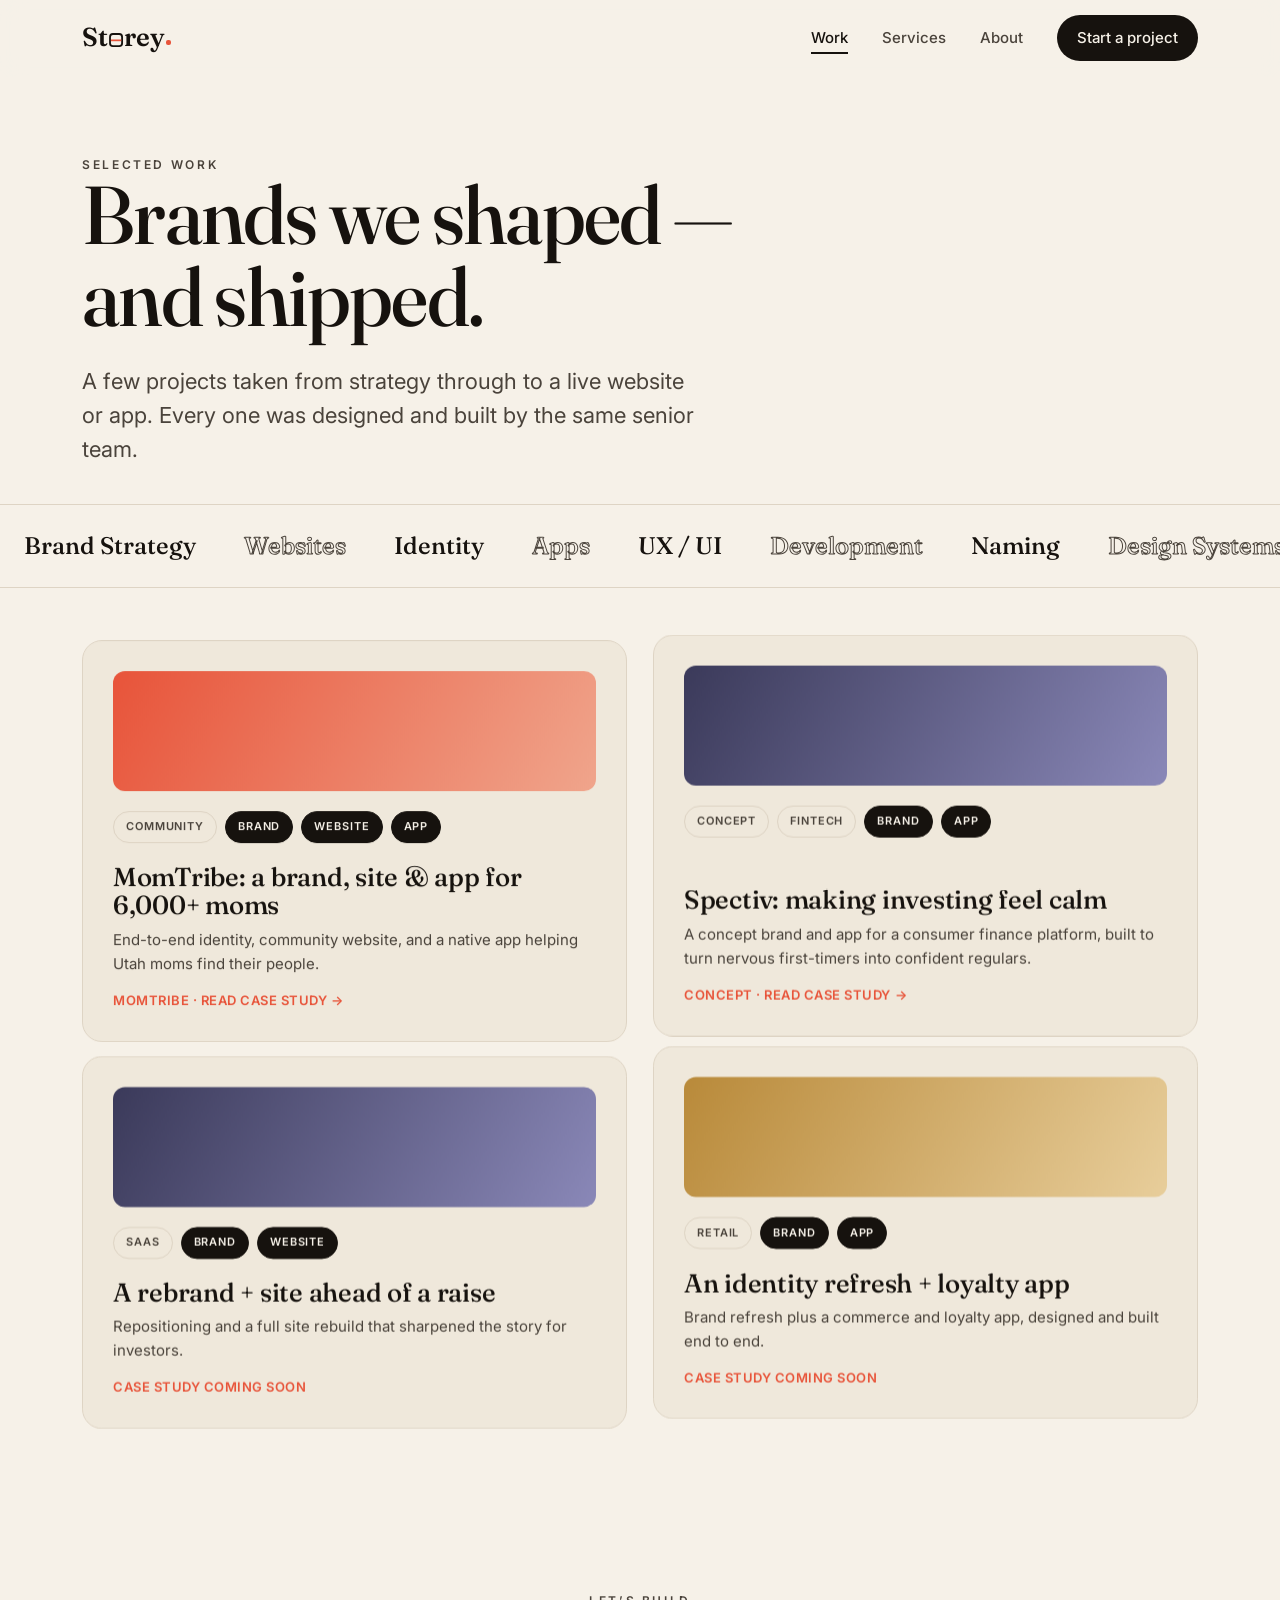
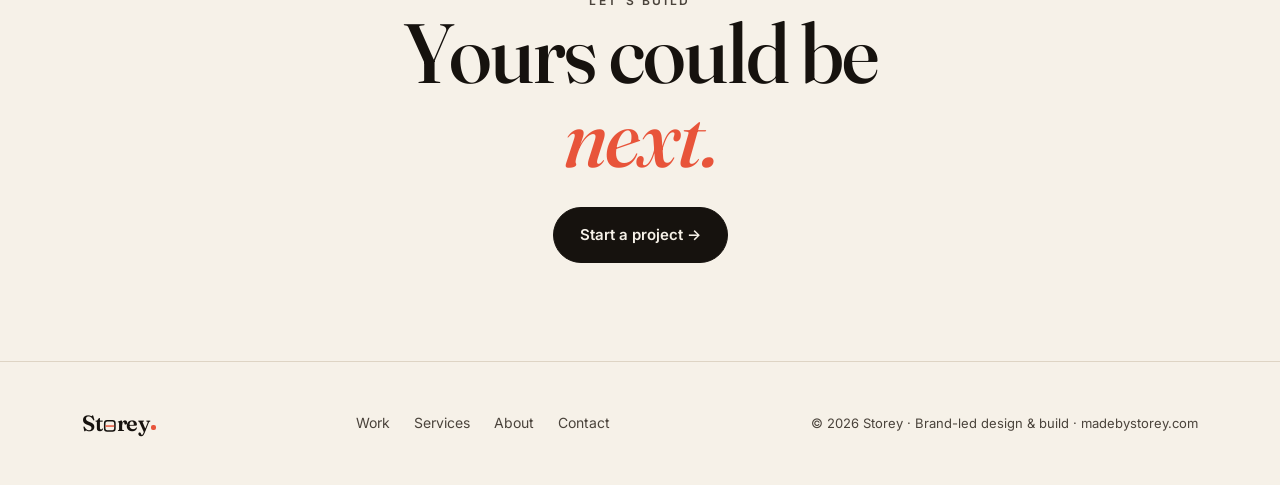
<file: work.html>
<!DOCTYPE html>
<html lang="en">
<head>
<meta charset="UTF-8">
<meta name="viewport" content="width=device-width, initial-scale=1.0">
<title>Work — Brands We Shaped and Shipped | Storey</title>
<meta name="description" content="Selected work from Storey — brand, website, and app projects designed and built end to end, including the MomTribe community brand, site, and app.">
<meta name="robots" content="index,follow">
<link rel="canonical" href="https://madebystorey.com/work">
<meta property="og:type" content="website">
<meta property="og:site_name" content="Storey">
<meta property="og:title" content="Work — Brands We Shaped and Shipped | Storey">
<meta property="og:description" content="Selected brand, website, and app projects designed and built end to end.">
<meta property="og:url" content="https://madebystorey.com/work">
<meta property="og:image" content="https://madebystorey.com/logo/storey-appicon-512.png">
<meta name="twitter:card" content="summary_large_image">
<meta name="twitter:title" content="Work — Storey">
<meta name="twitter:description" content="Brand, website, and app projects designed and built end to end.">
<meta name="twitter:image" content="https://madebystorey.com/logo/storey-appicon-512.png">
<link rel="preconnect" href="https://fonts.googleapis.com">
<link rel="preconnect" href="https://fonts.gstatic.com" crossorigin>
<link href="https://fonts.googleapis.com/css2?family=Fraunces:opsz,wght@9..144,400;9..144,500;9..144,600;9..144,700&family=Inter:wght@400;500;600&display=swap" rel="stylesheet">
<link rel="stylesheet" href="storey.css">
<link rel="icon" type="image/svg+xml" href="logo/storey-appicon.svg">
<link rel="apple-touch-icon" href="logo/storey-appicon-180.png">
<script type="application/ld+json">
{"@context":"https://schema.org","@type":"BreadcrumbList","itemListElement":[
{"@type":"ListItem","position":1,"name":"Home","item":"https://madebystorey.com/"},
{"@type":"ListItem","position":2,"name":"Work","item":"https://madebystorey.com/work"}]}
</script>
</head>
<body>
<header id="hdr">
  <div class="wrap nav">
    <a href="/" class="logo">St<svg class="o" viewBox="0 0 28 28" aria-hidden="true"><rect x="3.5" y="3.5" width="21" height="21" rx="5" fill="none" stroke="currentColor" stroke-width="3.2"/><rect x="5" y="13" width="18" height="3" fill="var(--coral)"/></svg>rey<span class="brick"></span></a>
    <nav class="nav-links">
      <a href="/work" aria-current="page">Work</a>
      <a href="/services">Services</a>
      <a href="/about">About</a>
      <a href="/contact" class="nav-cta">Start a project</a>
    </nav>
    <button class="menu-btn" aria-label="Menu">☰</button>
  </div>
</header>

<main>
  <section class="page-hero">
    <div class="wrap">
      <p class="eyebrow reveal">Selected work</p>
      <h1 class="reveal">Brands we shaped —<br>and shipped.</h1>
      <p class="lede reveal">A few projects taken from strategy through to a live website or app. Every one was designed and built by the same senior team.</p>
    </div>
  </section>

  <div class="mq band reveal" data-reveal="fade" aria-hidden="true">
    <div class="mq-track">
      <span>Brand Strategy</span><span class="o">Websites</span><span>Identity</span><span class="o">Apps</span><span>UX / UI</span><span class="o">Development</span><span>Naming</span><span class="o">Design Systems</span>
      <span>Brand Strategy</span><span class="o">Websites</span><span>Identity</span><span class="o">Apps</span><span>UX / UI</span><span class="o">Development</span><span>Naming</span><span class="o">Design Systems</span>
    </div>
  </div>

  <section>
    <div class="wrap">
      <div class="work-grid">
        <a class="card" data-reveal="fade" data-parallax="0.03" href="/work-momtribe">
          <div class="thumb"></div>
          <div class="tags"><span class="tag">Community</span><span class="tag disc">Brand</span><span class="tag disc">Website</span><span class="tag disc">App</span></div>
          <h3>MomTribe: a brand, site &amp; app for 6,000+ moms</h3>
          <p>End-to-end identity, community website, and a native app helping Utah moms find their people.</p>
          <div class="client">MomTribe · Read case study →</div>
        </a>

        <a class="card t-indigo" data-reveal="fade" data-parallax="0.05" href="/work-spectiv">
          <div class="thumb"></div>
          <div class="tags"><span class="tag">Concept</span><span class="tag">Fintech</span><span class="tag disc">Brand</span><span class="tag disc">App</span></div>
          <h3>Spectiv: making investing feel calm</h3>
          <p>A concept brand and app for a consumer finance platform, built to turn nervous first-timers into confident regulars.</p>
          <div class="client">Concept · Read case study →</div>
        </a>

        <div class="card t-indigo" data-reveal="fade" data-parallax="0.04">
          <div class="thumb"></div>
          <div class="tags"><span class="tag">SaaS</span><span class="tag disc">Brand</span><span class="tag disc">Website</span></div>
          <h3>A rebrand + site ahead of a raise</h3>
          <p>Repositioning and a full site rebuild that sharpened the story for investors.</p>
          <div class="client">Case study coming soon</div>
        </div>

        <div class="card t-gold" data-reveal="fade" data-parallax="0.06">
          <div class="thumb"></div>
          <div class="tags"><span class="tag">Retail</span><span class="tag disc">Brand</span><span class="tag disc">App</span></div>
          <h3>An identity refresh + loyalty app</h3>
          <p>Brand refresh plus a commerce and loyalty app, designed and built end to end.</p>
          <div class="client">Case study coming soon</div>
        </div>
      </div>
    </div>
  </section>

  <section class="cta">
    <div class="wrap">
      <p class="eyebrow reveal">Let’s build</p>
      <h2 class="reveal">Yours could be<br><em>next.</em></h2>
      <div class="reveal"><a href="/contact" class="btn btn-primary">Start a project →</a></div>
    </div>
  </section>
</main>

<footer>
  <div class="wrap foot">
    <a href="/" class="logo">St<svg class="o" viewBox="0 0 28 28" aria-hidden="true"><rect x="3.5" y="3.5" width="21" height="21" rx="5" fill="none" stroke="currentColor" stroke-width="3.2"/><rect x="5" y="13" width="18" height="3" fill="var(--coral)"/></svg>rey<span class="brick"></span></a>
    <div class="foot-links"><a href="/work">Work</a><a href="/services">Services</a><a href="/about">About</a><a href="/contact">Contact</a></div>
    <small>© 2026 Storey · Brand-led design &amp; build · madebystorey.com</small>
  </div>
</footer>
<script src="storey.js"></script>
</body>
</html>
</file>
<file: storey.css>
/* Storey — shared design system + interactions */
:root{
  --cream:#F6F1E8; --cream-2:#EFE8DB; --ink:#16120E; --ink-soft:#4A433B;
  --coral:#E8543A; --coral-deep:#C8412A; --sage:#5E6B57; --line:#DED4C4;
  --maxw:1200px; --serif:'Fraunces',Georgia,serif; --sans:'Inter',system-ui,sans-serif;
  --ease:cubic-bezier(.22,1,.36,1);
}
*{margin:0;padding:0;box-sizing:border-box}
html{scroll-behavior:smooth}
body{background:var(--cream);color:var(--ink);font-family:var(--sans);font-size:17px;line-height:1.6;-webkit-font-smoothing:antialiased;overflow-x:hidden}
a{color:inherit;text-decoration:none}
img{max-width:100%;display:block}
.wrap{max-width:var(--maxw);margin:0 auto;padding:0 32px}
.serif{font-family:var(--serif)}
.accent{color:var(--coral)}
.eyebrow{font-size:12px;letter-spacing:.22em;text-transform:uppercase;font-weight:600;color:var(--ink-soft)}
.center{text-align:center}

/* Buttons */
.btn{position:relative;display:inline-flex;align-items:center;gap:9px;padding:15px 26px;border-radius:100px;font-weight:600;font-size:15px;transition:background .3s var(--ease),color .3s var(--ease),border-color .3s var(--ease),transform .35s var(--ease);cursor:pointer;border:1.5px solid var(--ink)}
.btn-primary{background:var(--ink);color:var(--cream)}
.btn-primary:hover{background:var(--coral);border-color:var(--coral);transform:translateY(-2px)}
.btn-ghost:hover{transform:translateY(-2px)}
.btn-ghost{background:transparent;color:var(--ink)}
.btn-ghost:hover{background:var(--ink);color:var(--cream)}

/* Header (sticky + smart hide) */
header{position:sticky;top:0;z-index:50;background:rgba(246,241,232,.82);backdrop-filter:blur(12px);border-bottom:1px solid transparent;transition:transform .4s var(--ease),border-color .3s,background .3s}
header.scrolled{border-color:var(--line)}
header.hide{transform:translateY(-100%)}
.nav{display:flex;align-items:center;justify-content:space-between;height:76px}
.logo{font-family:var(--serif);font-weight:600;font-size:26px;letter-spacing:-.01em;color:var(--ink);display:inline-block}
.logo .o{width:.62em;height:.62em;vertical-align:-.07em;margin:0 .01em}
.logo .brick{display:inline-block;width:.2em;height:.2em;background:var(--coral);border-radius:2px;margin-left:.06em;vertical-align:.04em;transition:transform .3s var(--ease)}
.logo:hover .brick{transform:translateY(-3px)}
.nav-links{display:flex;gap:34px;align-items:center}
.nav-links a{font-size:15px;font-weight:500;color:var(--ink-soft);transition:.2s;position:relative}
.nav-links a:not(.nav-cta)::after{content:"";position:absolute;left:0;bottom:-4px;width:0;height:2px;background:var(--coral);transition:width .3s var(--ease)}
.nav-links a:not(.nav-cta):hover::after,.nav-links a[aria-current="page"]::after{width:100%}
.nav-links a:hover,.nav-links a[aria-current="page"]{color:var(--ink)}
.nav-cta{background:var(--ink);color:var(--cream)!important;padding:11px 20px;border-radius:100px}
.nav-cta:hover{background:var(--coral)}
.menu-btn{display:none;font-size:26px;background:none;border:none;cursor:pointer}

/* Hero (home) */
.hero{padding:96px 0 72px;position:relative}
.hero h1{font-family:var(--serif);font-weight:500;font-size:clamp(52px,8.5vw,116px);line-height:.98;letter-spacing:-.02em}
.hero h1 em{font-style:italic;color:var(--coral)}
.hero-sub{max-width:600px;margin:34px 0 40px;font-size:clamp(18px,2.4vw,22px);color:var(--ink-soft)}
.hero-ctas{display:flex;gap:14px;flex-wrap:wrap}

/* Marquee */
.marquee{margin-top:88px;border-top:1px solid var(--line);border-bottom:1px solid var(--line);overflow:hidden;padding:20px 0;white-space:nowrap}
.marquee-track{display:inline-block;animation:scroll 34s linear infinite}
.marquee-track span{font-family:var(--serif);font-size:26px;font-weight:500;margin:0 26px;color:var(--ink)}
.marquee-track span.o{color:transparent;-webkit-text-stroke:1px var(--ink-soft)}
@keyframes scroll{from{transform:translateX(0)}to{transform:translateX(-50%)}}

/* Kinetic hero (two-column: copy + reactive visual) */
.hero-grid{display:grid;grid-template-columns:1.05fr .95fr;gap:48px;align-items:center;min-height:min(80vh,760px)}
.hero-copy h1{font-family:var(--serif);font-weight:500;font-size:clamp(50px,7.5vw,108px);line-height:.98;letter-spacing:-.02em;margin:18px 0}
.rot{display:inline-block;overflow:hidden;vertical-align:bottom}
.rot .rot-word{display:inline-block;color:var(--coral);font-style:italic;transition:transform .5s var(--ease),opacity .45s var(--ease)}
.rot.out .rot-word{transform:translateY(-105%);opacity:0}
.hero-sub{max-width:520px;font-size:clamp(18px,2.3vw,22px);color:var(--ink-soft);margin-bottom:34px}
.hero-ctas{display:flex;gap:14px;flex-wrap:wrap}
.hero-trust{margin-top:24px;font-size:13px;letter-spacing:.03em;color:var(--ink-soft)}
.hero-visual{position:relative;width:100%;max-width:500px;aspect-ratio:1/1;margin-left:auto;justify-self:end}
.hero-visual .layer{position:absolute;will-change:transform;transition:transform .25s ease-out}
.hero-visual .layer .shape{width:100%;height:100%}
.l-blob{width:74%;height:74%;top:2%;right:0}
.l-blob .shape{background:radial-gradient(circle at 35% 30%,var(--coral),#e89e84);border-radius:50%;filter:blur(3px);animation:fl 9s ease-in-out infinite}
.l-ring{width:58%;height:58%;left:0;bottom:8%}
.l-ring .shape{border:2px solid var(--ink);border-radius:50%;animation:fl 12s ease-in-out infinite reverse}
.l-mark{width:38%;left:31%;top:30%}
.l-mark .shape{background:var(--cream);border:1px solid var(--line);border-radius:22px;display:flex;align-items:center;justify-content:center;box-shadow:0 30px 60px -30px rgba(22,18,14,.4);animation:fl 8s ease-in-out infinite}
.l-mark svg{width:52%}
.l-sq{width:58px;height:58px;right:15%;bottom:18%}
.l-sq .shape{background:var(--coral);border-radius:13px;animation:fl 7s ease-in-out infinite reverse}
.l-dot{width:46px;height:46px;left:7%;top:13%}
.l-dot .shape{background:var(--sage);border-radius:50%;animation:fl 10s ease-in-out infinite}
@keyframes fl{0%,100%{transform:translateY(0)}50%{transform:translateY(-16px)}}
@media(max-width:860px){
  .hero-grid{grid-template-columns:1fr;gap:20px;min-height:0}
  .hero-visual{max-width:340px;margin:8px auto 0;justify-self:center}
}
@media(prefers-reduced-motion:reduce){
  .hero-visual .layer .shape{animation:none}
  .rot .rot-word{transition:none}
}

/* Auto-scrolling marquees (disciplines band + testimonial rail) */
.mq{overflow:hidden;position:relative}
.mq-track{display:inline-flex;align-items:stretch;white-space:nowrap;animation:scroll 42s linear infinite}
.mq:hover .mq-track{animation-play-state:paused}
.band{border-top:1px solid var(--line);border-bottom:1px solid var(--line);padding:22px 0;margin:8px 0}
.band .mq-track span{font-family:var(--serif);font-size:24px;font-weight:500;color:var(--ink);margin:0 24px}
.band .mq-track span.o{color:transparent;-webkit-text-stroke:1px var(--ink-soft)}
.tmq{padding:8px 0}
.tmq .mq-track{gap:20px}
.tcard{white-space:normal;width:380px;flex:0 0 380px;background:var(--cream-2);border:1px solid var(--line);border-radius:18px;padding:28px;display:flex;flex-direction:column}
.tcard blockquote{font-family:var(--serif);font-style:italic;font-weight:400;font-size:20px;line-height:1.35;letter-spacing:-.01em;margin-bottom:16px}
.tcard .who{margin-top:auto;font-size:13px;font-weight:600;letter-spacing:.04em;text-transform:uppercase;color:var(--coral)}
@media(max-width:860px){.tcard{width:290px;flex-basis:290px;padding:22px}}
@media(prefers-reduced-motion:reduce){.mq-track{animation:none}}

/* Featured overlapping collage (sliding + parallax) */
.feature-grid{display:grid;grid-template-columns:1fr 1fr;gap:52px;align-items:center}
.feature-copy h2{font-family:var(--serif);font-weight:500;font-size:clamp(30px,4.4vw,50px);line-height:1.04;letter-spacing:-.02em;margin:14px 0 16px}
.feature-copy p{color:var(--ink-soft);max-width:460px;margin-bottom:22px}
.collage{position:relative;display:block;width:100%;max-width:540px;aspect-ratio:1/1;margin-left:auto}
.col-slot{position:absolute}
.col-slot .frame{width:100%;height:100%;border-radius:18px;overflow:hidden;box-shadow:0 34px 66px -34px rgba(22,18,14,.5)}
.col-slot .frame img{width:100%;height:100%;object-fit:cover;object-position:top center;display:block}
.s-blob{width:58%;height:56%;right:0;top:0}
.s-blob .frame{box-shadow:none;background:linear-gradient(135deg,var(--coral),#f0a58c)}
.s-b{width:40%;height:72%;right:4%;top:5%}
.s-a{width:40%;height:72%;left:0;bottom:0}
.s-a .frame,.s-b .frame{border:6px solid #fff}
.s-chip{width:42%;height:20%;left:27%;bottom:3%}
.s-chip .frame{background:#fff;border:1px solid var(--line);display:flex;align-items:center;justify-content:center}
.s-chip .frame img{width:74%;height:auto;object-fit:contain}
.collage:hover .s-a .frame,.collage:hover .s-b .frame{transition:transform .4s var(--ease)}
@media(max-width:860px){
  .feature-grid{grid-template-columns:1fr;gap:24px}
  .collage{max-width:380px;margin:0 auto}
}

/* ===== Rethought homepage ===== */
/* Hero — big editorial statement */
.hero2{padding:clamp(72px,13vh,160px) 0 clamp(48px,8vh,96px)}
.hero2 h1{font-family:var(--serif);font-weight:500;font-size:clamp(46px,8.6vw,124px);line-height:.96;letter-spacing:-.03em;max-width:15ch}
.hero2 h1 em{font-style:italic;color:var(--coral)}
.hero2 .lede{max-width:600px;font-size:clamp(18px,2.3vw,23px);color:var(--ink-soft);margin:30px 0 36px}
.hero2 .hero-ctas{display:flex;gap:14px;flex-wrap:wrap}

/* Pinned storytelling */
.pin{position:relative;height:340vh}
.pin-stage{position:sticky;top:0;height:100vh;display:flex;align-items:center;justify-content:center;text-align:center;overflow:hidden}
.pin-line{position:absolute;max-width:1040px;padding:0 32px;font-family:var(--serif);font-weight:500;font-size:clamp(32px,6vw,80px);line-height:1.06;letter-spacing:-.02em;opacity:0;transform:translateY(48px) scale(.98);transition:opacity .6s var(--ease),transform .75s var(--ease)}
.pin-line .muted{color:var(--ink-soft)}
.pin-line em{font-style:italic;color:var(--coral)}
.pin-line.active{opacity:1;transform:none}

/* Big service cards */
.svc-cards{display:grid;grid-template-columns:repeat(3,1fr);gap:20px}
.sc{background:var(--cream-2);border:1px solid var(--line);border-radius:22px;padding:40px 32px;min-height:250px;display:flex;flex-direction:column;transition:transform .5s var(--ease),border-color .3s,box-shadow .5s var(--ease)}
.sc:hover{transform:translateY(-8px);border-color:var(--ink);box-shadow:0 30px 60px -34px rgba(22,18,14,.45)}
.sc .no{font-family:var(--serif);color:var(--coral);font-weight:600;font-size:15px}
.sc h3{font-family:var(--serif);font-weight:500;font-size:clamp(26px,3vw,34px);letter-spacing:-.01em;margin-top:auto}
.sc p{font-size:14.5px;color:var(--ink-soft);margin-top:10px}
@media(max-width:860px){.svc-cards{grid-template-columns:1fr}}

/* Selected work — large showcase */
.showcase{display:grid;gap:64px}
.show{display:grid;grid-template-columns:1fr 1fr;gap:48px;align-items:center}
.show.flip .media-wrap{order:2}
.media-wrap{border-radius:20px;overflow:hidden;border:1px solid var(--line);aspect-ratio:4/3;background:var(--cream-2);display:block}
.media-wrap img{width:100%;height:100%;object-fit:cover;object-position:top center;transition:transform .6s var(--ease)}
.media-wrap:hover img{transform:scale(1.04)}
.media-wrap.grad-indigo{background:linear-gradient(135deg,#1E2140,#33356b);display:flex;align-items:center;justify-content:center;color:#fff;font-family:var(--serif);font-size:26px}
.show .meta h3{font-family:var(--serif);font-weight:500;font-size:clamp(28px,3.6vw,46px);line-height:1.04;letter-spacing:-.02em;margin:12px 0 14px}
.show .meta p{color:var(--ink-soft);max-width:440px;margin-bottom:20px}
@media(max-width:860px){.show,.show.flip{grid-template-columns:1fr}.show.flip .media-wrap{order:0}}

/* Why-choose statement grid */
.statements{display:grid;grid-template-columns:1fr 1fr;border-top:1px solid var(--line)}
.st{padding:32px 26px 32px 2px;border-bottom:1px solid var(--line);font-family:var(--serif);font-weight:500;font-size:clamp(24px,3.2vw,38px);letter-spacing:-.01em;display:flex;align-items:baseline;gap:14px}
.st .stn{font-family:var(--sans);font-size:13px;font-weight:600;color:var(--coral);letter-spacing:.04em}
.st:nth-child(even){padding-left:26px;border-left:1px solid var(--line)}
@media(max-width:860px){.statements{grid-template-columns:1fr}.st:nth-child(even){padding-left:2px;border-left:none}}
.steps.s5{grid-template-columns:repeat(5,1fr)}
@media(max-width:980px){.steps.s5{grid-template-columns:1fr 1fr}}
@media(max-width:560px){.steps.s5{grid-template-columns:1fr}}

/* GSAP line-split + motion ownership + fallback */
.split .line-mask{display:block;overflow:hidden}
.split .line-inner{display:block;will-change:transform}
body.gsap .reveal,body.gsap [data-reveal],body.gsap .pin-line{transition:none}
.force-show .reveal,.force-show [data-reveal]{opacity:1!important;transform:none!important}
.force-show .pin{height:auto}
.force-show .pin-stage{position:static;height:auto;display:block;padding:40px 0;text-align:center}
.force-show .pin-line{position:relative;opacity:1;transform:none;margin:44px auto;max-width:900px}

/* ===== Premium editorial pass — more whitespace, bigger type, minimal colour ===== */
/* Oversized spacing */
section{padding:clamp(76px,11vh,150px) 0}
.wrap{max-width:1180px}
.sec-head{margin-bottom:clamp(40px,6vh,76px)}
.showcase{gap:clamp(72px,11vh,128px)}
.svc-cards{gap:24px}
.sc{padding:46px 36px;min-height:280px}
.lede,.page-hero .lede,.hero2 .lede,.prose p{line-height:1.55}
/* Larger, more editorial headlines */
.sec-head h2,h2.big{font-size:clamp(38px,5.6vw,66px);line-height:1.02}
.page-hero h1{font-size:clamp(46px,7.4vw,90px)}
/* Colour used sparingly: neutralise fills, accents, arrows, underlines */
.btn-primary:hover{background:var(--ink);border-color:var(--ink);transform:translateY(-2px)}
.nav-cta:hover{background:var(--ink)}
.nav-links a:not(.nav-cta)::after,.foot-links a::after{background:var(--ink)}
.step .no,.svc .no,.svc-detail .no,.sc .no,.st .stn{color:var(--ink-soft)}
.checks li::before,.price li::before{color:var(--ink-soft)}
.card .client,.tcard .who{color:var(--ink-soft)}
.pin-line em{color:var(--ink)}
.svc-band::before{display:none}
.media-wrap.grad-indigo{background:var(--ink)}
/* neutral card thumbnails (no colour blocks) */
.card .thumb,.card.t-sage .thumb,.card.t-indigo .thumb,.card.t-gold .thumb{background:linear-gradient(135deg,#E7E1D4,#EFE8DB)}
/* keep coral only where it earns it: the mark (brick) + the two hero emphasis words */
.hero2 h1 em,.cta h2 em{color:var(--coral)}

@media(prefers-reduced-motion:reduce){
  .pin{height:auto}
  .pin-stage{position:static;height:auto;display:block;padding:40px 0;text-align:center}
  .pin-line{position:relative;opacity:1;transform:none;margin:44px auto;max-width:900px}
}

/* Page hero (inner pages) */
.page-hero{padding:78px 0 30px}
.page-hero h1{font-family:var(--serif);font-weight:500;font-size:clamp(44px,7vw,82px);line-height:1;letter-spacing:-.02em}
.page-hero .lede{max-width:620px;margin-top:26px;font-size:clamp(18px,2.4vw,22px);color:var(--ink-soft)}

/* Sections */
section{padding:52px 0}
.sec-head{display:flex;justify-content:space-between;align-items:flex-end;gap:24px;margin-bottom:40px;flex-wrap:wrap}
.sec-head h2{font-family:var(--serif);font-weight:500;font-size:clamp(32px,5vw,54px);line-height:1.02;letter-spacing:-.02em;max-width:640px}
h2.big{font-family:var(--serif);font-weight:500;font-size:clamp(32px,5vw,54px);line-height:1.05;letter-spacing:-.02em}
.prose p{margin-bottom:16px;color:var(--ink-soft);max-width:680px}
.prose p strong{color:var(--ink)}

/* Work cards */
.work-grid{display:grid;grid-template-columns:1fr 1fr;gap:26px}
.card{position:relative;background:var(--cream-2);border:1px solid var(--line);border-radius:20px;padding:30px;transition:transform .45s var(--ease),border-color .3s,box-shadow .45s var(--ease);display:flex;flex-direction:column;min-height:330px}
.card:hover{border-color:var(--ink);box-shadow:0 28px 60px -34px rgba(22,18,14,.5);transform:translateY(-8px)}
.card .thumb{transition:transform .5s var(--ease)}
.card:hover .thumb{transform:scale(1.03)}
.card .tags{display:flex;gap:8px;flex-wrap:wrap;margin-bottom:auto}
.tag{font-size:11px;letter-spacing:.08em;text-transform:uppercase;font-weight:600;padding:6px 12px;border-radius:100px;border:1px solid var(--line);color:var(--ink-soft)}
.tag.disc{background:var(--ink);color:var(--cream);border-color:var(--ink)}
.card .thumb{height:120px;border-radius:12px;margin-bottom:20px;background:linear-gradient(120deg,var(--coral),#F0A58C)}
.card.t-sage .thumb{background:linear-gradient(120deg,var(--sage),#A9B49F)}
.card.t-indigo .thumb{background:linear-gradient(120deg,#3B3A5A,#8A88B8)}
.card.t-gold .thumb{background:linear-gradient(120deg,#B98A3A,#E8CE9B)}
.card h3{font-family:var(--serif);font-weight:500;font-size:26px;line-height:1.1;margin:20px 0 8px;letter-spacing:-.01em}
.card p{font-size:15px;color:var(--ink-soft)}
.card .client{margin-top:14px;font-size:13px;font-weight:600;letter-spacing:.04em;text-transform:uppercase;color:var(--coral)}

/* Services detail */
.svc-detail{border-top:1px solid var(--line);padding:44px 0;display:grid;grid-template-columns:1fr 1.2fr;gap:40px}
.svc-detail .no{font-family:var(--serif);color:var(--coral);font-weight:600;font-size:16px}
.svc-detail h2{font-family:var(--serif);font-weight:500;font-size:clamp(28px,4vw,40px);line-height:1.05;letter-spacing:-.01em;margin:6px 0 14px}
.svc-detail .who{font-size:14px;color:var(--ink-soft);margin-top:16px}
.checks{list-style:none;columns:2;column-gap:28px}
.checks li{padding:9px 0 9px 24px;position:relative;font-size:15px;border-top:1px solid var(--line);break-inside:avoid}
.checks li:first-child{border-top:none}
.checks li::before{content:"→";position:absolute;left:0;color:var(--coral)}

/* Dark services band (home) */
.svc-band{background:var(--ink);color:var(--cream);border-radius:28px;padding:64px 52px;position:relative;overflow:hidden}
.svc-band::before{content:"";position:absolute;top:-40%;right:-10%;width:420px;height:420px;background:radial-gradient(circle,rgba(232,84,58,.25),transparent 70%);filter:blur(20px)}
.svc-band .eyebrow{color:#B9AE9C}
.svc-band h2{color:var(--cream)}
.svc-grid{display:grid;grid-template-columns:repeat(3,1fr);gap:2px;margin-top:44px;background:rgba(255,255,255,.12);border-radius:16px;overflow:hidden;position:relative}
.svc{background:var(--ink);padding:34px 30px;transition:background .3s}
.svc:hover{background:#211b15}
.svc .no{font-family:var(--serif);font-size:15px;color:var(--coral);font-weight:600}
.svc h3{font-family:var(--serif);font-weight:500;font-size:30px;margin:8px 0 18px}
.svc ul{list-style:none}
.svc li{padding:9px 0;border-top:1px solid rgba(255,255,255,.13);font-size:14.5px;color:#D8CFC0}
.svc li:first-child{border-top:none}

/* Process steps */
.steps{display:grid;grid-template-columns:repeat(4,1fr);gap:24px}
.step{border-top:2px solid var(--ink);padding-top:20px;transition:transform .3s var(--ease)}
.step:hover{transform:translateY(-6px)}
.step .no{font-family:var(--serif);font-size:14px;font-weight:600;color:var(--coral)}
.step h3{font-family:var(--serif);font-weight:500;font-size:24px;margin:6px 0 10px}
.step p{font-size:14.5px;color:var(--ink-soft)}

/* Stats */
.stats{display:grid;grid-template-columns:repeat(4,1fr);gap:32px;padding:56px 0}
.stat .num{font-family:var(--serif);font-size:clamp(36px,5vw,54px);font-weight:500;line-height:1;letter-spacing:-.02em}
.stat .lbl{margin-top:10px;font-size:14px;color:var(--ink-soft)}

/* Cards grid (values) */
.grid-3{display:grid;grid-template-columns:repeat(3,1fr);gap:22px}
.vcard{background:var(--cream-2);border:1px solid var(--line);border-radius:18px;padding:30px;transition:transform .35s var(--ease),border-color .3s}
.vcard:hover{transform:translateY(-6px);border-color:var(--ink)}
.vcard h3{font-family:var(--serif);font-weight:500;font-size:23px;margin-bottom:10px}
.vcard p{font-size:15px;color:var(--ink-soft)}

/* Quote */
.quote{text-align:center;max-width:900px;margin:0 auto;padding:20px 0}
.quote blockquote{font-family:var(--serif);font-weight:400;font-style:italic;font-size:clamp(24px,4vw,40px);line-height:1.24;letter-spacing:-.01em}
.quote .by{margin-top:24px;font-size:14px;font-weight:600;letter-spacing:.05em;text-transform:uppercase;color:var(--ink-soft)}

/* Pricing */
.price-grid{display:grid;grid-template-columns:repeat(3,1fr);gap:22px}
.price{background:var(--cream-2);border:1px solid var(--line);border-radius:20px;padding:34px 30px;transition:transform .35s var(--ease),border-color .3s}
.price:hover{border-color:var(--ink);transform:translateY(-6px)}
.price h3{font-family:var(--serif);font-weight:500;font-size:26px;margin-bottom:6px}
.price .from{font-size:13px;color:var(--ink-soft);text-transform:uppercase;letter-spacing:.1em;font-weight:600}
.price .amt{font-family:var(--serif);font-size:44px;font-weight:500;letter-spacing:-.02em;margin:10px 0 18px}
.price ul{list-style:none;font-size:14.5px;color:var(--ink-soft)}
.price li{padding:7px 0 7px 24px;position:relative}
.price li::before{content:"→";position:absolute;left:0;color:var(--coral)}

/* Case study bits */
.cs-meta{display:grid;grid-template-columns:repeat(4,1fr);gap:24px;border-top:1px solid var(--line);border-bottom:1px solid var(--line);padding:28px 0;margin:14px 0 40px}
.cs-meta .k{font-size:12px;letter-spacing:.12em;text-transform:uppercase;color:var(--ink-soft);font-weight:600}
.cs-meta .v{margin-top:6px;font-size:15px}
.cs-block{max-width:760px;margin:0 auto}
.cs-block h2{font-family:var(--serif);font-weight:500;font-size:clamp(26px,3.6vw,36px);letter-spacing:-.01em;margin:36px 0 14px}
.cs-block p{color:var(--ink-soft);margin-bottom:16px}
.cs-figure{margin:30px 0;border-radius:16px;overflow:hidden;border:1px solid var(--line)}
.cs-figure img{width:100%}
.cs-figure figcaption{font-size:13px;color:var(--ink-soft);padding:10px 14px;background:var(--cream-2)}
.cs-ph{height:340px;background:linear-gradient(120deg,var(--coral),#F0A58C);border-radius:16px;margin:30px 0;display:flex;align-items:center;justify-content:center;color:#fff;font-family:var(--serif);font-size:20px}
/* Parallax image frame (image pans within a fixed window) */
.cs-parallax{position:relative;overflow:hidden;border-radius:16px;border:1px solid var(--line);margin:34px 0 0;background:var(--cream-2)}
.cs-parallax:not(.tall){aspect-ratio:16/10}
.cs-parallax.tall{aspect-ratio:5/6}
.cs-parallax img,.cs-parallax video{position:absolute;left:0;width:100%;height:180%;top:-40%;object-fit:cover;object-position:top center;display:block;will-change:transform}
.cs-cap{font-size:13px;color:var(--ink-soft);padding:12px 2px 0;margin:0 0 8px}
/* subtle drift on the phone screenshots */
.shot img{will-change:transform}
@media(prefers-reduced-motion:reduce){.cs-parallax img,.cs-parallax video,.shot img,.card[data-parallax]{transform:none!important}}

/* Contact form */
.form{display:grid;grid-template-columns:1fr 1fr;gap:20px;max-width:720px}
.field{display:flex;flex-direction:column;gap:7px}
.field.full{grid-column:1/-1}
.field label{font-size:13px;font-weight:600;letter-spacing:.04em}
.field input,.field select,.field textarea{font-family:var(--sans);font-size:16px;padding:13px 15px;border:1.5px solid var(--line);border-radius:12px;background:#fff;color:var(--ink);transition:border-color .2s}
.field textarea{min-height:130px;resize:vertical}
.field input:focus,.field select:focus,.field textarea:focus{outline:none;border-color:var(--ink)}

/* CTA */
.cta{text-align:center;padding:90px 0 78px}
.cta h2{font-family:var(--serif);font-weight:500;font-size:clamp(38px,7vw,84px);line-height:1;letter-spacing:-.02em;margin-bottom:28px}
.cta h2 em{font-style:italic;color:var(--coral)}

/* Footer */
footer{border-top:1px solid var(--line);padding:44px 0;margin-top:20px}
.foot{display:flex;justify-content:space-between;align-items:center;flex-wrap:wrap;gap:20px}
.foot .logo{font-size:22px}
.foot-links{display:flex;gap:24px;font-size:14px;color:var(--ink-soft);flex-wrap:wrap}
.foot-links a{position:relative}
.foot-links a::after{content:"";position:absolute;left:0;bottom:-3px;width:0;height:1.5px;background:var(--coral);transition:width .3s var(--ease)}
.foot-links a:hover::after{width:100%}
.foot small{color:var(--ink-soft);font-size:13px}

/* Disclaimer bar (prototype note) */
.disclaimer{background:var(--ink);color:#C9BEAC;font-size:12.5px;text-align:center;padding:9px 20px;letter-spacing:.02em}
.disclaimer b{color:var(--cream)}

/* ---- Reveal system ---- */
.reveal,[data-reveal]{opacity:0;transform:translateY(48px) scale(.985);transition:opacity .9s var(--ease),transform .9s var(--ease);will-change:opacity,transform}
[data-reveal="left"]{transform:translateX(-54px)}
[data-reveal="right"]{transform:translateX(54px)}
[data-reveal="scale"]{transform:scale(.9)}
[data-reveal="fade"]{transform:none}
.reveal.in,[data-reveal].in{opacity:1;transform:none}

/* Hero headline mask reveal */
.hero h1 .line{display:block;overflow:hidden}
.hero h1 .line>span{display:block;transform:translateY(105%);transition:transform 1s var(--ease)}
.hero h1.in .line>span{transform:none}

@media(max-width:860px){
  .nav-links{display:none}
  .menu-btn{display:block}
  .stats{grid-template-columns:1fr 1fr;gap:34px 24px}
  .work-grid,.svc-grid,.steps,.price-grid,.grid-3,.svc-detail,.form,.cs-meta{grid-template-columns:1fr}
  .checks{columns:1}
  .svc-band{padding:44px 26px}
}

/* Reduced motion + touch: keep it calm */
@media(prefers-reduced-motion:reduce){
  .reveal,[data-reveal],.hero h1 .line>span{transition:none!important;opacity:1!important;transform:none!important}
  .marquee-track{animation:none}
  html{scroll-behavior:auto}
}
</file>
